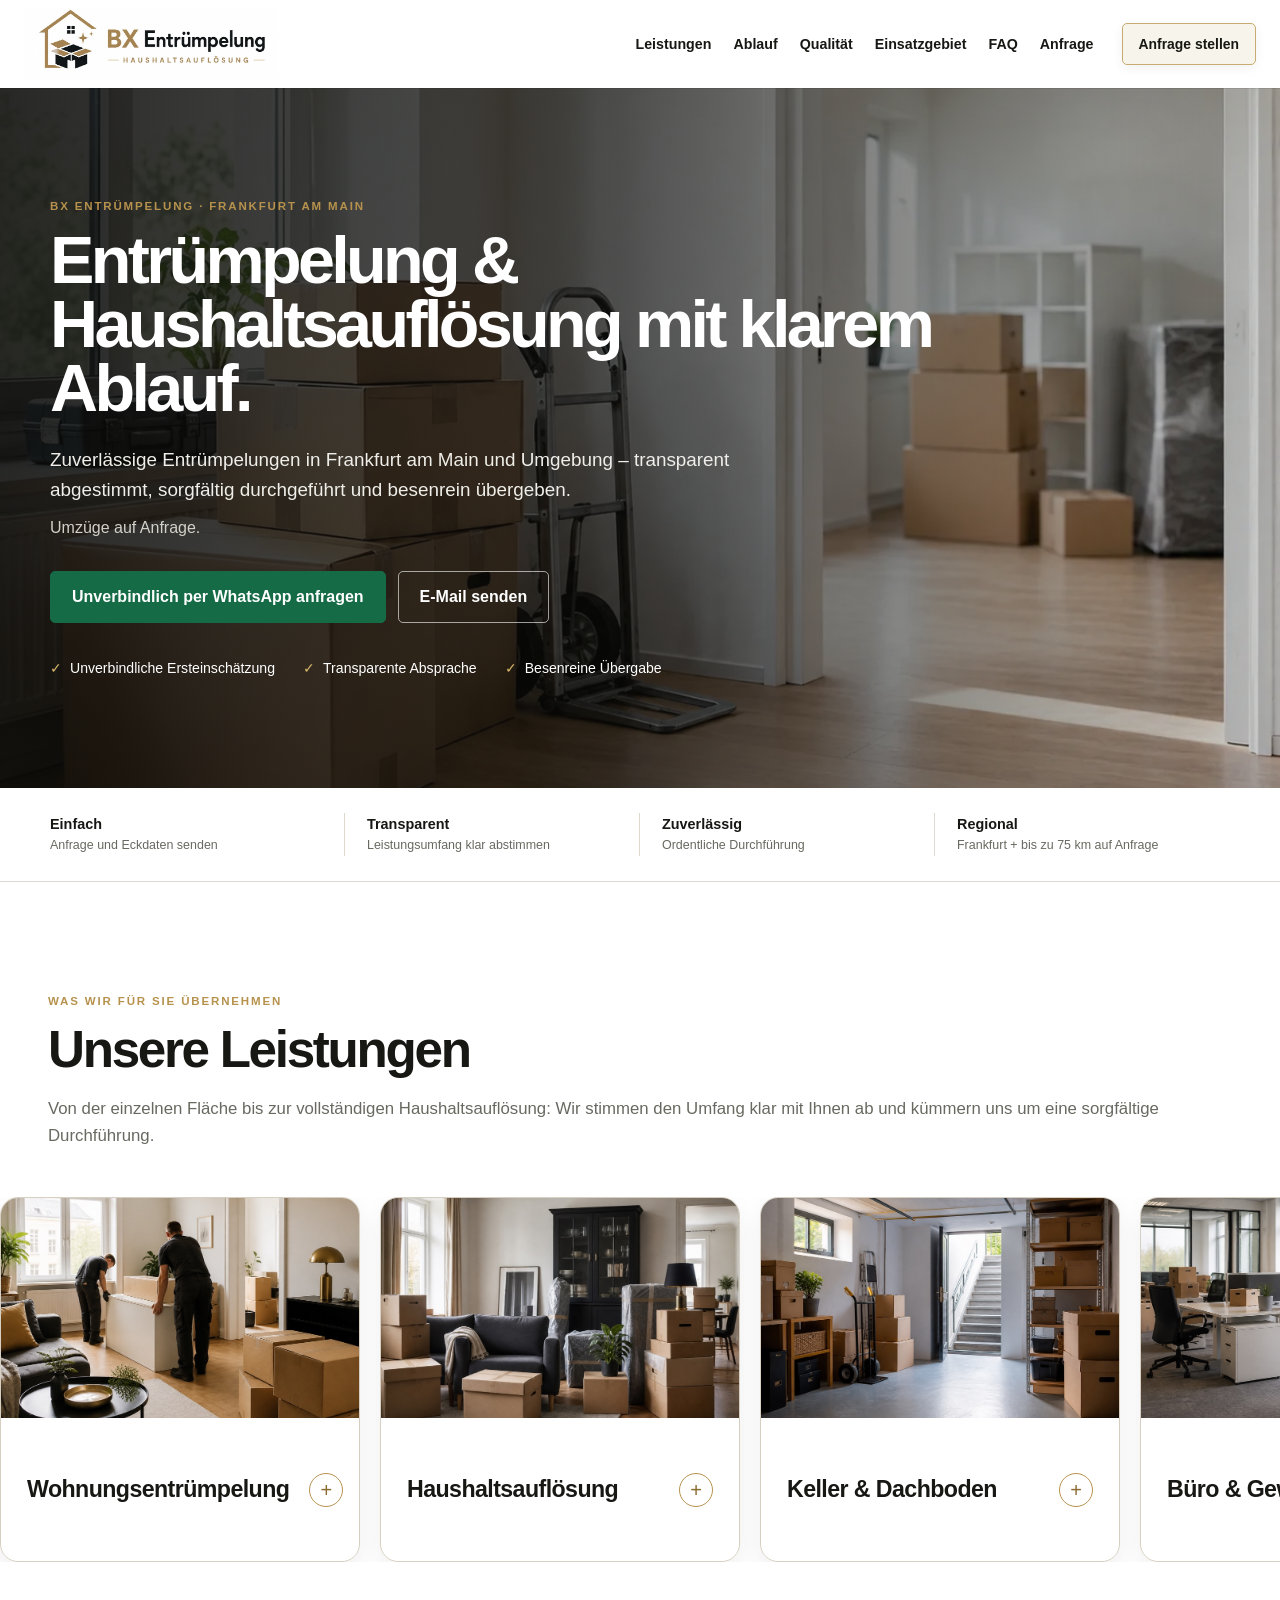
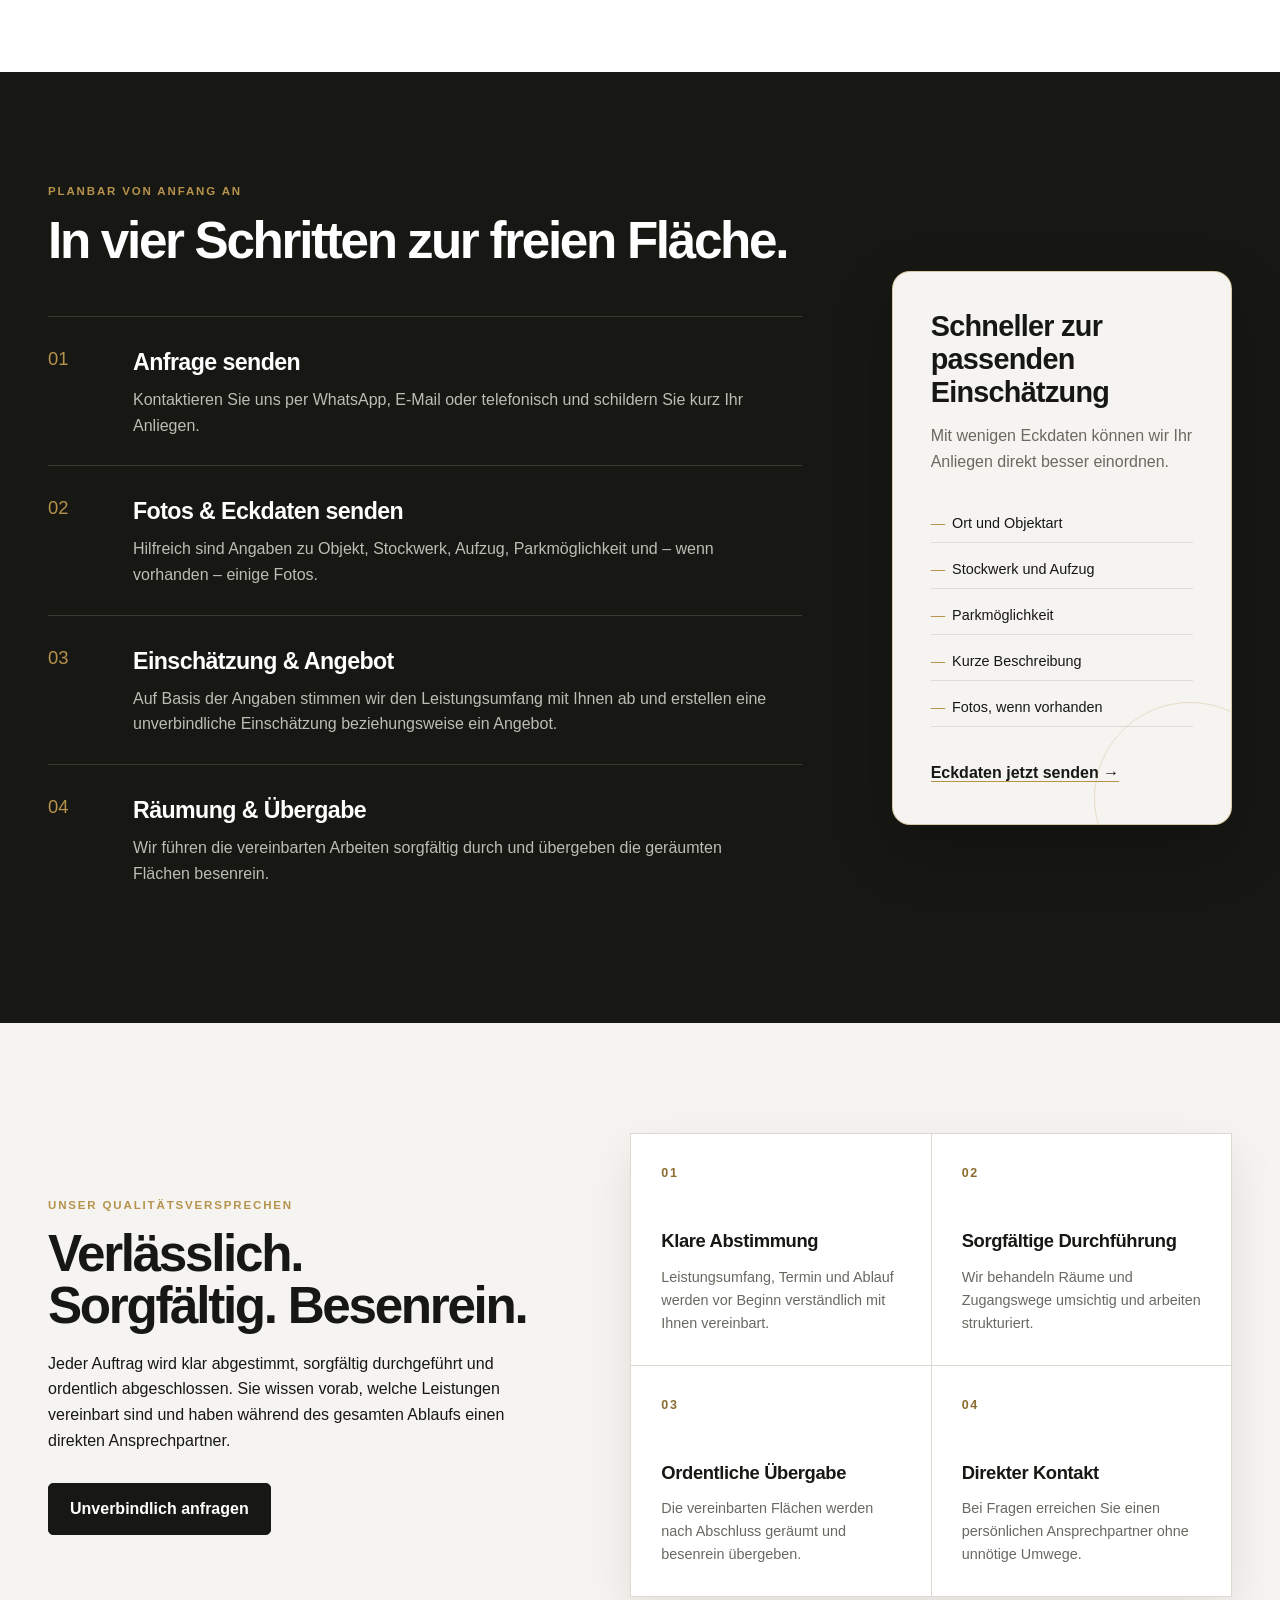
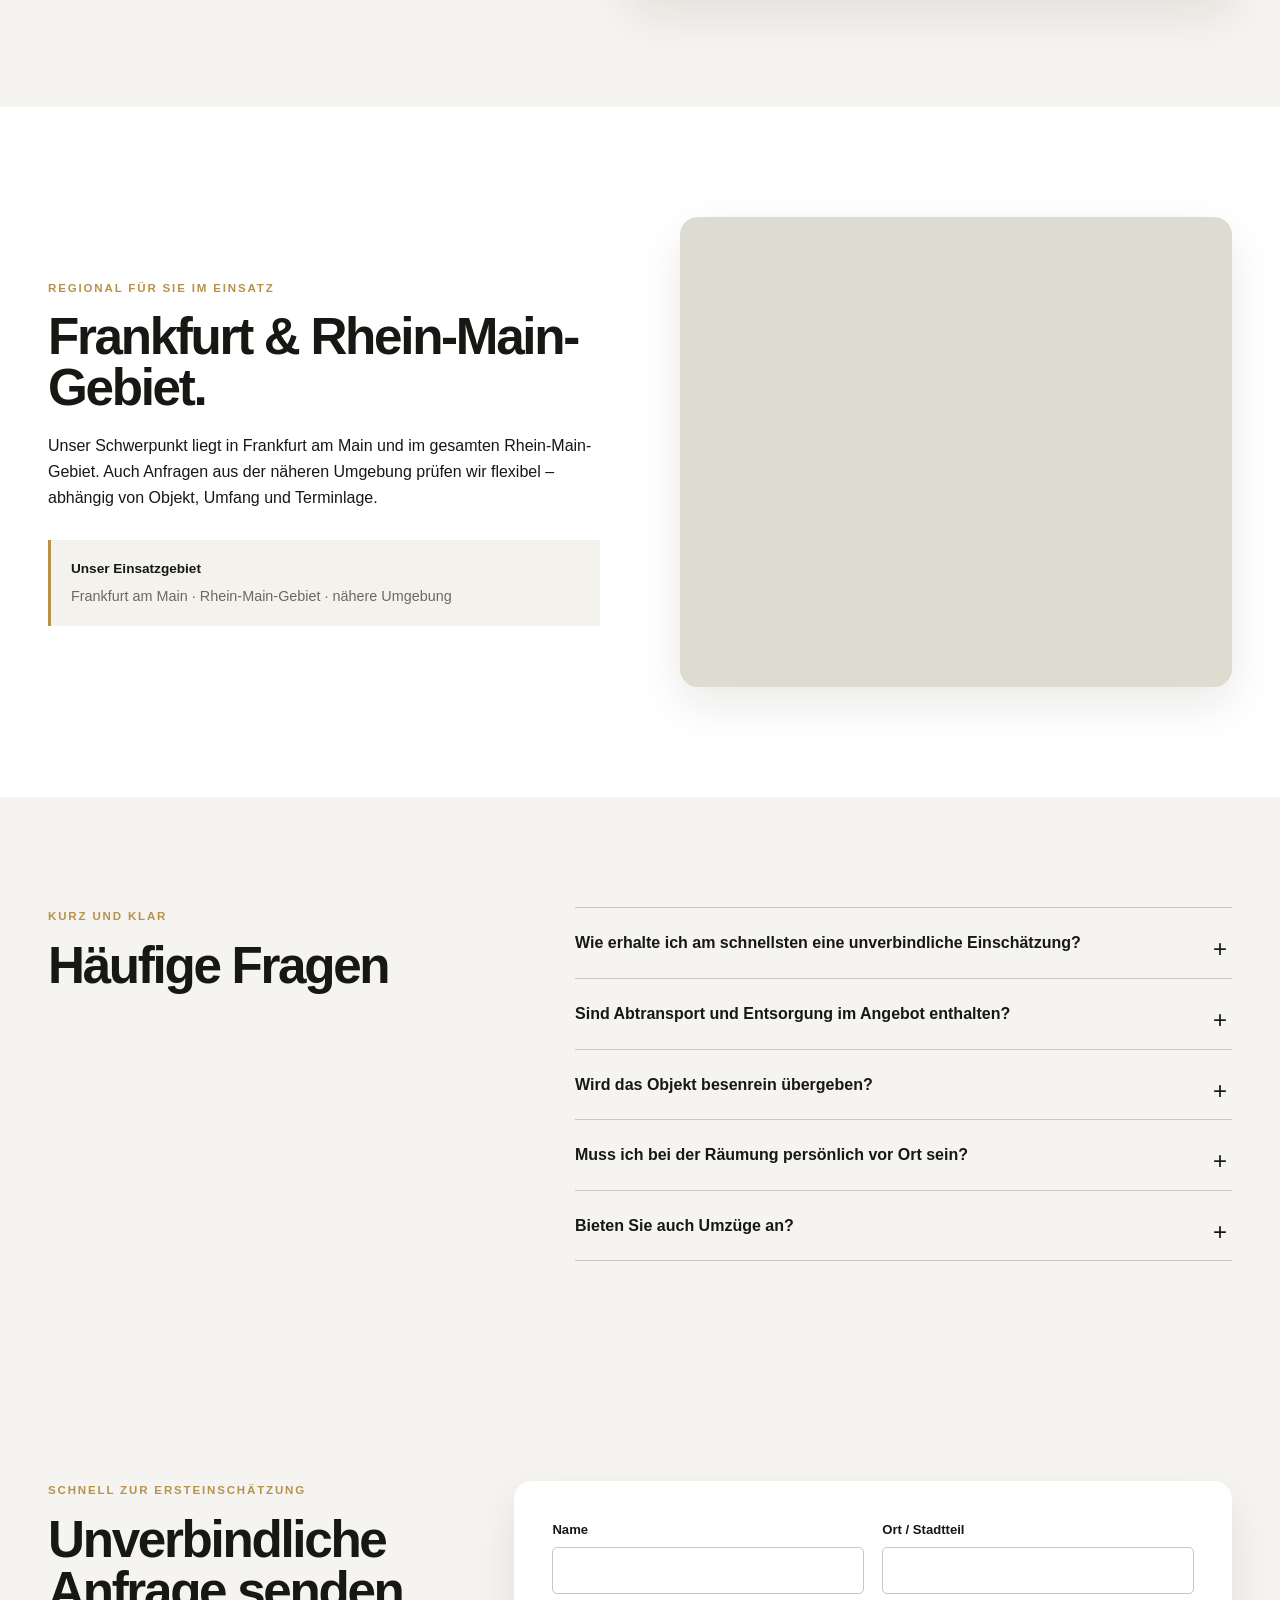
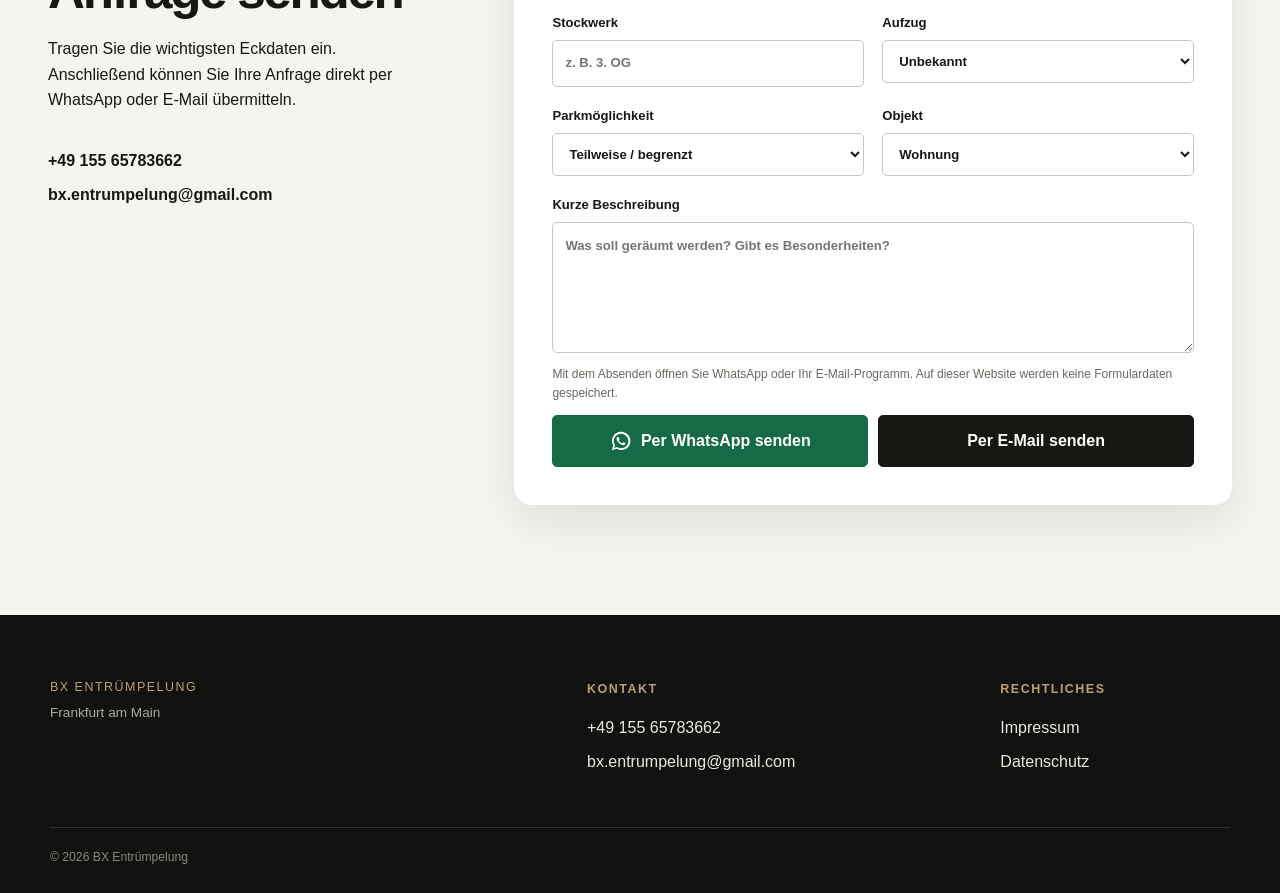
<file: index.html>
<!doctype html>
<html lang="de">
<head>
  <meta charset="utf-8">
  <meta name="viewport" content="width=device-width, initial-scale=1">
  <title>Entrümpelung Frankfurt | BX Entrümpelung &amp; Haushaltsauflösung</title>
  <meta name="description" content="BX Entrümpelung: Entrümpelung, Haushaltsauflösung und Wohnungsentrümpelung in Frankfurt. Transparent abgestimmt und besenrein übergeben.">
  <meta name="robots" content="index,follow,max-image-preview:large,max-snippet:-1,max-video-preview:-1">
  <meta name="theme-color" content="#11110f">
  <meta property="og:title" content="Entrümpelung Frankfurt | BX Entrümpelung">
  <meta property="og:description" content="Zuverlässige Entrümpelungen und Haushaltsauflösungen in Frankfurt am Main und Umgebung.">
  <meta property="og:type" content="website">
  <meta property="og:locale" content="de_DE">
  <meta property="og:site_name" content="BX Entrümpelung">
  <meta property="og:image" content="https://bx-entruempelung.de/assets/images/hero.webp">
  <meta property="og:image:alt" content="BX Entrümpelung in Frankfurt am Main">
  <meta property="og:url" content="https://bx-entruempelung.de/">
  <meta name="twitter:card" content="summary_large_image">
  <meta name="twitter:title" content="Entrümpelung Frankfurt | BX Entrümpelung">
  <meta name="twitter:description" content="Entrümpelung und Haushaltsauflösung in Frankfurt am Main und im Rhein-Main-Gebiet.">
  <meta name="twitter:image" content="https://bx-entruempelung.de/assets/images/hero.webp">
  <link rel="canonical" href="https://bx-entruempelung.de/">
  <link rel="icon" type="image/webp" href="assets/images/logo-bx-entruempelung.webp">
  <link rel="stylesheet" href="styles.css">
  <script type="application/ld+json">{"@context":"https://schema.org","@type":"LocalBusiness","@id":"https://bx-entruempelung.de/#unternehmen","name":"BX Entrümpelung","description":"Entrümpelung, Haushaltsauflösung und besenreine Übergabe in Frankfurt am Main und im Rhein-Main-Gebiet.","url":"https://bx-entruempelung.de/","image":"https://bx-entruempelung.de/assets/images/hero.webp","logo":"https://bx-entruempelung.de/assets/images/logo-bx-entruempelung.webp","telephone":"+49 155 65783662","email":"bx.entrumpelung@gmail.com","priceRange":"€€","address":{"@type":"PostalAddress","streetAddress":"Am Neuenberg 2","postalCode":"60435","addressLocality":"Frankfurt am Main","addressCountry":"DE"},"areaServed":[{"@type":"City","name":"Frankfurt am Main"},{"@type":"AdministrativeArea","name":"Rhein-Main-Gebiet"}],"hasOfferCatalog":{"@type":"OfferCatalog","name":"Entrümpelungsleistungen","itemListElement":[{"@type":"Offer","itemOffered":{"@type":"Service","name":"Wohnungsentrümpelung"}},{"@type":"Offer","itemOffered":{"@type":"Service","name":"Haushaltsauflösung"}},{"@type":"Offer","itemOffered":{"@type":"Service","name":"Keller- und Dachbodenentrümpelung"}},{"@type":"Offer","itemOffered":{"@type":"Service","name":"Büro- und Gewerberäumung"}}]}}</script>
  <script src="app.js" defer></script>
</head>
<body id="top">
  <a class="skip-link" href="#main">Zum Inhalt springen</a>
  <header class="site-header">
    <div class="nav-shell shell">
      <a class="brand" href="#top" aria-label="BX Entrümpelung – Startseite"><img src="assets/images/logo-bx-entruempelung.webp" alt="BX Entrümpelung" width="190" height="64"><span class="brand-fallback" aria-hidden="true"><b>BX</b> ENTRÜMPELUNG</span></a>
      <button class="menu-toggle" type="button" aria-expanded="false" aria-controls="site-nav"><span></span><span></span><span></span><span class="sr-only">Menü öffnen</span></button>
      <nav id="site-nav" aria-label="Hauptnavigation"><a href="#leistungen">Leistungen</a><a href="#ablauf">Ablauf</a><a href="#referenzen">Qualität</a><a href="#gebiet">Einsatzgebiet</a><a href="#faq">FAQ</a><a href="#anfrage">Anfrage</a></nav>
      <a class="button button-small desktop-cta" href="#anfrage" data-analytics-event="cta_header">Anfrage stellen</a>
    </div>
  </header>

  <main id="main">
    <section class="hero" aria-labelledby="hero-title">
      <div class="hero-media" aria-hidden="true"></div><div class="hero-shade" aria-hidden="true"></div>
      <div class="shell hero-inner reveal">
        <p class="eyebrow">BX Entrümpelung · Frankfurt am Main</p>
        <h1 id="hero-title">Entrümpelung &amp; Haushaltsauflösung mit klarem Ablauf.</h1>
        <p class="hero-copy">Zuverlässige Entrümpelungen in Frankfurt am Main und Umgebung – transparent abgestimmt, sorgfältig durchgeführt und besenrein übergeben.</p>
        <p class="quiet-note">Umzüge auf Anfrage.</p>
        <div class="hero-actions"><a class="button button-whatsapp" href="https://wa.me/4915565783662?text=Hallo%20liebes%20Team%20von%20BX%20Entr%C3%BCmpelung%2C%20ich%20m%C3%B6chte%20gern%20unverbindlich%20anfragen." target="_blank" rel="noopener" data-analytics-event="whatsapp_hero">Unverbindlich per WhatsApp anfragen</a><a class="button button-ghost" href="mailto:bx.entrumpelung@gmail.com" data-analytics-event="email_hero">E-Mail senden</a></div>
        <ul class="hero-trust"><li>Unverbindliche Ersteinschätzung</li><li>Transparente Absprache</li><li>Besenreine Übergabe</li></ul>
      </div>
    </section>

    <section class="trust-bar" aria-label="Ihre Vorteile"><div class="shell trust-grid"><div><b>Einfach</b><span>Anfrage und Eckdaten senden</span></div><div><b>Transparent</b><span>Leistungsumfang klar abstimmen</span></div><div><b>Zuverlässig</b><span>Ordentliche Durchführung</span></div><div><b>Regional</b><span>Frankfurt + bis zu 75 km auf Anfrage</span></div></div></section>

    <section class="section" id="leistungen"><div class="shell section-head reveal"><p class="eyebrow">Was wir für Sie übernehmen</p><h2>Unsere Leistungen</h2><p>Von der einzelnen Fläche bis zur vollständigen Haushaltsauflösung: Wir stimmen den Umfang klar mit Ihnen ab und kümmern uns um eine sorgfältige Durchführung.</p></div>
      <div class="marquee services-marquee" aria-label="Leistungen"><div class="marquee-track">
        <details class="service-card"><summary><img src="assets/images/service-wohnung.jpg" alt="Professionelle Wohnungsentrümpelung" width="900" height="675"><span class="service-title"><h3>Wohnungsentrümpelung</h3><i aria-hidden="true">+</i></span></summary><p>Wir räumen Wohnungen vollständig oder teilweise, übernehmen den Abtransport und hinterlassen die vereinbarten Flächen ordentlich.</p></details>
        <details class="service-card"><summary><img src="assets/images/service-haushalt.jpg" alt="Geordnete Haushaltsauflösung" width="900" height="675"><span class="service-title"><h3>Haushaltsauflösung</h3><i aria-hidden="true">+</i></span></summary><p>Wir begleiten Haushaltsauflösungen strukturiert – von der Abstimmung des Umfangs bis zur besenreinen Übergabe.</p></details>
        <details class="service-card"><summary><img src="assets/images/service-keller.jpg" alt="Entrümpelung von Keller und Dachboden" width="900" height="675"><span class="service-title"><h3>Keller &amp; Dachboden</h3><i aria-hidden="true">+</i></span></summary><p>Auch schwer zugängliche Keller, Abstellräume und Dachböden werden sorgfältig geräumt und zuverlässig abgewickelt.</p></details>
        <details class="service-card"><summary><img src="assets/images/service-gewerbe.jpg" alt="Räumung von Büro- und Gewerbeflächen" width="900" height="675"><span class="service-title"><h3>Büro &amp; Gewerbe</h3><i aria-hidden="true">+</i></span></summary><p>Wir räumen Büros, Lager und gewerblich genutzte Flächen planbar und mit möglichst geringer Beeinträchtigung des Betriebs.</p></details>
        <details class="service-card"><summary><img src="assets/images/service-abtransport.jpg" alt="Sorgfältiger Abbau und Abtransport" width="900" height="675"><span class="service-title"><h3>Abbau &amp; Abtransport</h3><i aria-hidden="true">+</i></span></summary><p>Leichte Abbauarbeiten sowie der sichere Abtransport der vereinbarten Gegenstände werden direkt mit eingeplant.</p></details>
        <details class="service-card"><summary><img src="assets/images/service-besenrein.jpg" alt="Besenrein übergebener Wohnraum" width="900" height="675"><span class="service-title"><h3>Besenreine Übergabe</h3><i aria-hidden="true">+</i></span></summary><p>Nach Abschluss der Räumung hinterlassen wir die Flächen ordentlich und besenrein für die weitere Nutzung oder Übergabe.</p></details>
        <details class="service-card"><summary><img src="assets/images/service-umzug.jpg" alt="Organisierter kleiner Umzug" width="900" height="675"><span class="service-title"><h3>Umzüge auf Anfrage</h3><i aria-hidden="true">+</i></span></summary><p>Kleinere Umzüge und praktische Umzugsunterstützung bieten wir ergänzend und nach individueller Absprache an.</p></details>
      </div></div>
    </section>

    <section class="section section-dark" id="ablauf"><div class="shell process-layout"><div><div class="section-head reveal"><p class="eyebrow">Planbar von Anfang an</p><h2>In vier Schritten zur freien Fläche.</h2></div><ol class="steps">
      <li class="reveal"><span>01</span><div><h3>Anfrage senden</h3><p>Kontaktieren Sie uns per WhatsApp, E-Mail oder telefonisch und schildern Sie kurz Ihr Anliegen.</p></div></li>
      <li class="reveal"><span>02</span><div><h3>Fotos &amp; Eckdaten senden</h3><p>Hilfreich sind Angaben zu Objekt, Stockwerk, Aufzug, Parkmöglichkeit und – wenn vorhanden – einige Fotos.</p></div></li>
      <li class="reveal"><span>03</span><div><h3>Einschätzung &amp; Angebot</h3><p>Auf Basis der Angaben stimmen wir den Leistungsumfang mit Ihnen ab und erstellen eine unverbindliche Einschätzung beziehungsweise ein Angebot.</p></div></li>
      <li class="reveal"><span>04</span><div><h3>Räumung &amp; Übergabe</h3><p>Wir führen die vereinbarten Arbeiten sorgfältig durch und übergeben die geräumten Flächen besenrein.</p></div></li>
    </ol></div><aside class="info-card reveal"><h3>Schneller zur passenden Einschätzung</h3><p>Mit wenigen Eckdaten können wir Ihr Anliegen direkt besser einordnen.</p><ul><li>Ort und Objektart</li><li>Stockwerk und Aufzug</li><li>Parkmöglichkeit</li><li>Kurze Beschreibung</li><li>Fotos, wenn vorhanden</li></ul><a class="text-link" href="#anfrage">Eckdaten jetzt senden →</a></aside></div></section>

    <section class="section quality-section" id="referenzen"><div class="shell quality-layout">
      <div class="section-head reveal"><p class="eyebrow">Unser Qualitätsversprechen</p><h2>Verlässlich. Sorgfältig. Besenrein.</h2><p>Jeder Auftrag wird klar abgestimmt, sorgfältig durchgeführt und ordentlich abgeschlossen. Sie wissen vorab, welche Leistungen vereinbart sind und haben während des gesamten Ablaufs einen direkten Ansprechpartner.</p><a class="button button-dark" href="#anfrage">Unverbindlich anfragen</a></div>
      <div class="quality-grid reveal" aria-label="Unsere Qualitätsstandards">
        <article><span>01</span><h3>Klare Abstimmung</h3><p>Leistungsumfang, Termin und Ablauf werden vor Beginn verständlich mit Ihnen vereinbart.</p></article>
        <article><span>02</span><h3>Sorgfältige Durchführung</h3><p>Wir behandeln Räume und Zugangswege umsichtig und arbeiten strukturiert.</p></article>
        <article><span>03</span><h3>Ordentliche Übergabe</h3><p>Die vereinbarten Flächen werden nach Abschluss geräumt und besenrein übergeben.</p></article>
        <article><span>04</span><h3>Direkter Kontakt</h3><p>Bei Fragen erreichen Sie einen persönlichen Ansprechpartner ohne unnötige Umwege.</p></article>
      </div>
    </div></section>

    <!-- VORHER-/NACHHER-GALERIE VORÜBERGEHEND AUSGEBLENDET
    <section class="section gallery-section"><div class="shell section-head"><p class="eyebrow">Ergebnisse im Überblick</p><h2>Vorher &amp; Nachher</h2></div>
      <div class="gallery-row"><div class="shell"><h3>Vorher</h3></div><div class="marquee gallery-marquee"><div class="marquee-track gallery-track" data-gallery="before"><figure><img src="assets/images/before-1.webp" alt="Raum vor der Entrümpelung"></figure><figure><img src="assets/images/before-2.webp" alt="Fläche vor der Räumung"></figure><figure><img src="assets/images/before-3.webp" alt="Objekt vor der Haushaltsauflösung"></figure></div></div></div>
      <div class="gallery-row"><div class="shell"><h3>Nachher</h3></div><div class="marquee gallery-marquee reverse"><div class="marquee-track gallery-track" data-gallery="after"><figure><img src="assets/images/after-1.webp" alt="Besenreiner Raum nach der Entrümpelung"></figure><figure><img src="assets/images/after-2.webp" alt="Geräumte Fläche nach Abschluss"></figure><figure><img src="assets/images/after-3.webp" alt="Ordentlich übergebenes Objekt"></figure></div></div></div>
    </section>
    ENDE DER VORÜBERGEHEND AUSGEBLENDETEN GALERIE -->

    <section class="section" id="gebiet"><div class="shell area-layout"><div class="section-head reveal"><p class="eyebrow">Regional für Sie im Einsatz</p><h2>Frankfurt &amp; Rhein-Main-Gebiet.</h2><p>Unser Schwerpunkt liegt in Frankfurt am Main und im gesamten Rhein-Main-Gebiet. Auch Anfragen aus der näheren Umgebung prüfen wir flexibel – abhängig von Objekt, Umfang und Terminlage.</p><div class="region-note"><strong>Unser Einsatzgebiet</strong><span>Frankfurt am Main · Rhein-Main-Gebiet · nähere Umgebung</span></div></div><div class="map-frame reveal"><iframe title="Google Maps – Frankfurt am Main und Rhein-Main-Gebiet" src="https://www.google.com/maps?q=Frankfurt%20am%20Main&amp;z=9&amp;output=embed" loading="eager" referrerpolicy="no-referrer-when-downgrade" allowfullscreen></iframe></div></div></section>

    <section class="section section-soft" id="faq"><div class="shell faq-layout"><div class="section-head reveal"><p class="eyebrow">Kurz und klar</p><h2>Häufige Fragen</h2></div><div class="faq-list reveal">
      <details><summary>Wie erhalte ich am schnellsten eine unverbindliche Einschätzung?</summary><p>Am schnellsten über WhatsApp oder E-Mail mit einigen Fotos und den wichtigsten Eckdaten wie Ort, Objektart, Stockwerk, Aufzug und Parkmöglichkeit.</p></details>
      <details><summary>Sind Abtransport und Entsorgung im Angebot enthalten?</summary><p>Der genaue Leistungsumfang wird vorab gemeinsam abgestimmt. Abtransport und Entsorgung werden dabei transparent im Angebot berücksichtigt, sodass Sie vor Beginn wissen, welche Leistungen enthalten sind.</p></details>
      <details><summary>Wird das Objekt besenrein übergeben?</summary><p>Ja. Nach Abschluss der vereinbarten Arbeiten übergeben wir die geräumten Flächen ordentlich und besenrein.</p></details>
      <details><summary>Muss ich bei der Räumung persönlich vor Ort sein?</summary><p>Nicht zwingend. Je nach Situation ist auch eine vorab abgestimmte Schlüsselübergabe möglich. Den Ablauf klären wir gemeinsam vor dem Termin.</p></details>
      <details><summary>Bieten Sie auch Umzüge an?</summary><p>Ja. Kleinere Umzüge und Umzugsunterstützung bieten wir auf Anfrage als zusätzliche Leistung an.</p></details>
    </div></div></section>

    <section class="section request-section" id="anfrage"><div class="shell request-layout"><div class="section-head reveal"><p class="eyebrow">Schnell zur Ersteinschätzung</p><h2>Unverbindliche Anfrage senden</h2><p>Tragen Sie die wichtigsten Eckdaten ein. Anschließend können Sie Ihre Anfrage direkt per WhatsApp oder E-Mail übermitteln.</p><div class="direct-contact"><a href="tel:+4915565783662">+49 155 65783662</a><a href="mailto:bx.entrumpelung@gmail.com">bx.entrumpelung@gmail.com</a></div></div>
      <form id="request-form" class="request-form reveal"><div class="form-grid"><label>Name<input name="name" autocomplete="name" required></label><label>Ort / Stadtteil<input name="location" autocomplete="address-level2" required></label><label>Stockwerk<input name="floor" placeholder="z. B. 3. OG"></label><label>Aufzug<select name="elevator"><option>Ja</option><option>Nein</option><option selected>Unbekannt</option></select></label><label>Parkmöglichkeit<select name="parking"><option>Ja</option><option>Nein</option><option selected>Teilweise / begrenzt</option></select></label><label>Objekt<select name="object"><option>Wohnung</option><option>Haus / Haushaltsauflösung</option><option>Keller / Dachboden</option><option>Büro / Gewerbe</option><option>Garage</option><option>Umzug auf Anfrage</option><option>Sonstiges</option></select></label><label class="full">Kurze Beschreibung<textarea name="description" rows="5" required placeholder="Was soll geräumt werden? Gibt es Besonderheiten?"></textarea></label></div><p class="form-note">Mit dem Absenden öffnen Sie WhatsApp oder Ihr E-Mail-Programm. Auf dieser Website werden keine Formulardaten gespeichert.</p><div class="form-actions"><button class="button button-whatsapp" type="submit" data-submit="whatsapp" data-analytics-event="whatsapp_form"><svg class="button-icon" viewBox="0 0 24 24" aria-hidden="true"><path fill="currentColor" d="M12.04 2a9.84 9.84 0 0 0-8.44 14.9L2.05 22l5.23-1.5A9.94 9.94 0 1 0 12.04 2Zm0 17.97a8 8 0 0 1-4.08-1.12l-.29-.17-3.1.89.91-3.02-.19-.31a7.95 7.95 0 1 1 6.75 3.73Zm4.37-5.96c-.24-.12-1.41-.69-1.63-.77-.22-.08-.38-.12-.54.12-.16.24-.62.77-.76.93-.14.16-.28.18-.52.06-1.42-.71-2.35-1.27-3.29-2.88-.25-.43.25-.4.71-1.33.08-.16.04-.3-.02-.42-.06-.12-.54-1.3-.74-1.78-.2-.47-.4-.4-.54-.41h-.46c-.16 0-.42.06-.64.3-.22.24-.84.82-.84 2s.86 2.32.98 2.48c.12.16 1.69 2.58 4.1 3.62 1.52.66 2.12.71 2.88.6.46-.07 1.41-.58 1.61-1.13.2-.56.2-1.04.14-1.14-.06-.1-.22-.16-.46-.28Z"/></svg>Per WhatsApp senden</button><button class="button button-dark" type="submit" data-submit="email" data-analytics-event="email_form">Per E-Mail senden</button></div></form>
    </div></section>
  </main>

  <footer><div class="shell footer-grid footer-grid-simple"><div class="footer-identity"><b>BX Entrümpelung</b><span>Frankfurt am Main</span></div><div><b>Kontakt</b><a href="tel:+4915565783662">+49 155 65783662</a><a href="mailto:bx.entrumpelung@gmail.com">bx.entrumpelung@gmail.com</a></div><div><b>Rechtliches</b><a href="/impressum.html">Impressum</a><a href="/datenschutz.html">Datenschutz</a></div></div><div class="shell copyright">© <span id="year"></span> BX Entrümpelung</div></footer>
  <div class="mobile-actions" aria-label="Schnellkontakt"><a href="tel:+4915565783662">Anrufen</a><a href="https://wa.me/4915565783662" target="_blank" rel="noopener"><svg class="button-icon" viewBox="0 0 24 24" aria-hidden="true"><path fill="currentColor" d="M12.04 2a9.84 9.84 0 0 0-8.44 14.9L2.05 22l5.23-1.5A9.94 9.94 0 1 0 12.04 2Zm0 17.97a8 8 0 0 1-4.08-1.12l-.29-.17-3.1.89.91-3.02-.19-.31a7.95 7.95 0 1 1 6.75 3.73Z"/></svg>WhatsApp</a></div>
</body>
</html>
</file>
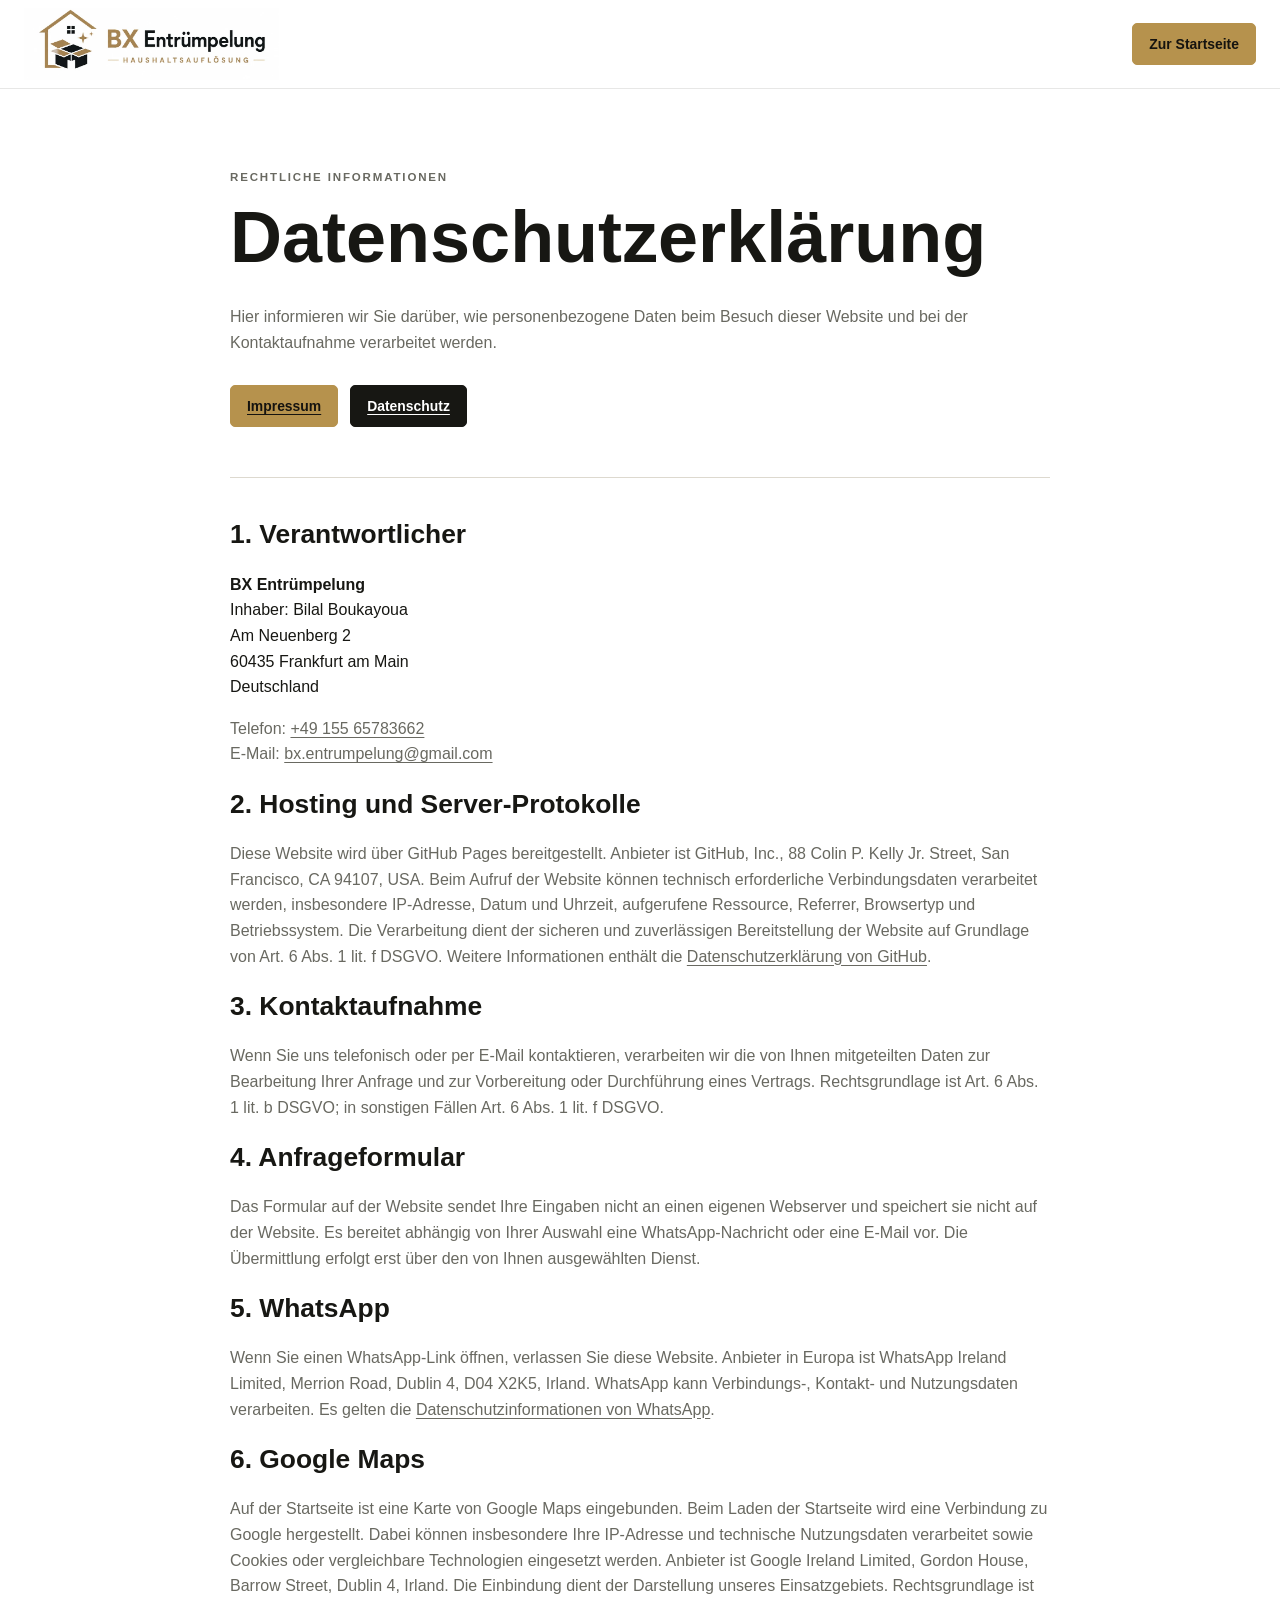
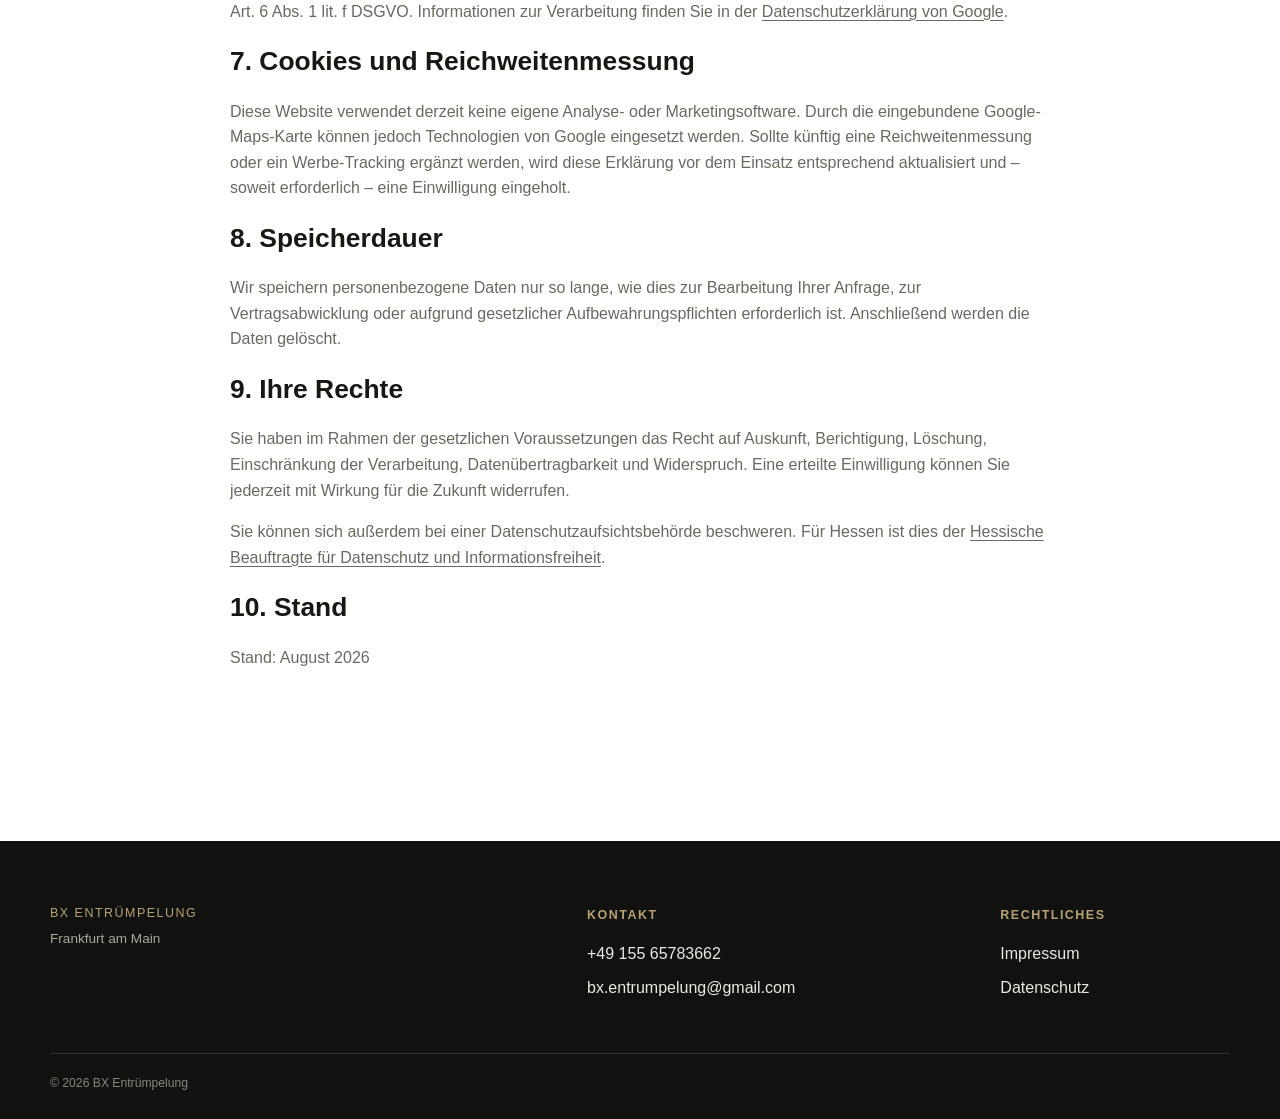
<file: datenschutz.html>
<!doctype html>
<html lang="de">
<head>
  <meta charset="utf-8">
  <meta name="viewport" content="width=device-width, initial-scale=1">
  <title>Datenschutz | BX Entrümpelung</title>
  <meta name="description" content="Datenschutzerklärung von BX Entrümpelung in Frankfurt am Main.">
  <meta name="robots" content="noindex,follow">
  <link rel="canonical" href="https://bx-entruempelung.de/datenschutz.html">
  <link rel="icon" type="image/webp" href="/assets/images/logo-bx-entruempelung.webp">
  <link rel="stylesheet" href="/styles.css">
  <script src="/app.js" defer></script>
  <style>
    .legal-main{padding:80px 0 120px}.legal-copy{max-width:820px}.legal-copy section{padding:35px 0;border-top:1px solid var(--line)}
    .legal-copy h1{font-size:clamp(2.6rem,6vw,4.5rem);line-height:1.05;margin:0 0 28px}.legal-copy h2{font-size:1.65rem;margin:0 0 16px}
    .legal-copy h3{font-size:1.05rem;margin:28px 0 8px}.legal-copy p,.legal-copy li{color:var(--muted)}.legal-copy a{text-decoration:underline;text-underline-offset:3px}.legal-copy address{font-style:normal}
    .legal-actions{display:flex;gap:12px;flex-wrap:wrap;margin:30px 0 50px}
  </style>
</head>
<body id="top">
  <a class="skip-link" href="#main">Zum Inhalt springen</a>
  <header class="site-header"><div class="nav-shell shell"><a class="brand" href="/" aria-label="Zur Startseite"><img src="/assets/images/logo-bx-entruempelung.webp" alt="BX Entrümpelung" width="190" height="64"><span class="brand-fallback" aria-hidden="true"><b>BX</b> ENTRÜMPELUNG</span></a><a class="button button-small" style="margin-left:auto" href="/">Zur Startseite</a></div></header>
  <main id="main" class="legal-main">
    <div class="shell legal-copy">
      <p class="eyebrow">Rechtliche Informationen</p>
      <h1>Datenschutzerklärung</h1>
      <p>Hier informieren wir Sie darüber, wie personenbezogene Daten beim Besuch dieser Website und bei der Kontaktaufnahme verarbeitet werden.</p>
      <div class="legal-actions"><a class="button button-small" href="/impressum.html">Impressum</a><a class="button button-small button-dark" href="/datenschutz.html" aria-current="page">Datenschutz</a></div>
      <section>
        <h2>1. Verantwortlicher</h2>
        <address><strong>BX Entrümpelung</strong><br>Inhaber: Bilal Boukayoua<br>Am Neuenberg 2<br>60435 Frankfurt am Main<br>Deutschland</address>
        <p>Telefon: <a href="tel:+4915565783662">+49 155 65783662</a><br>E-Mail: <a href="mailto:bx.entrumpelung@gmail.com">bx.entrumpelung@gmail.com</a></p>

        <h2>2. Hosting und Server-Protokolle</h2>
        <p>Diese Website wird über GitHub Pages bereitgestellt. Anbieter ist GitHub, Inc., 88 Colin P. Kelly Jr. Street, San Francisco, CA 94107, USA. Beim Aufruf der Website können technisch erforderliche Verbindungsdaten verarbeitet werden, insbesondere IP-Adresse, Datum und Uhrzeit, aufgerufene Ressource, Referrer, Browsertyp und Betriebssystem. Die Verarbeitung dient der sicheren und zuverlässigen Bereitstellung der Website auf Grundlage von Art. 6 Abs. 1 lit. f DSGVO. Weitere Informationen enthält die <a href="https://docs.github.com/de/site-policy/privacy-policies/github-general-privacy-statement" target="_blank" rel="noopener noreferrer">Datenschutzerklärung von GitHub</a>.</p>

        <h2>3. Kontaktaufnahme</h2>
        <p>Wenn Sie uns telefonisch oder per E-Mail kontaktieren, verarbeiten wir die von Ihnen mitgeteilten Daten zur Bearbeitung Ihrer Anfrage und zur Vorbereitung oder Durchführung eines Vertrags. Rechtsgrundlage ist Art. 6 Abs. 1 lit. b DSGVO; in sonstigen Fällen Art. 6 Abs. 1 lit. f DSGVO.</p>

        <h2>4. Anfrageformular</h2>
        <p>Das Formular auf der Website sendet Ihre Eingaben nicht an einen eigenen Webserver und speichert sie nicht auf der Website. Es bereitet abhängig von Ihrer Auswahl eine WhatsApp-Nachricht oder eine E-Mail vor. Die Übermittlung erfolgt erst über den von Ihnen ausgewählten Dienst.</p>

        <h2>5. WhatsApp</h2>
        <p>Wenn Sie einen WhatsApp-Link öffnen, verlassen Sie diese Website. Anbieter in Europa ist WhatsApp Ireland Limited, Merrion Road, Dublin 4, D04 X2K5, Irland. WhatsApp kann Verbindungs-, Kontakt- und Nutzungsdaten verarbeiten. Es gelten die <a href="https://www.whatsapp.com/legal/privacy-policy-eea" target="_blank" rel="noopener noreferrer">Datenschutzinformationen von WhatsApp</a>.</p>

        <h2>6. Google Maps</h2>
        <p>Auf der Startseite ist eine Karte von Google Maps eingebunden. Beim Laden der Startseite wird eine Verbindung zu Google hergestellt. Dabei können insbesondere Ihre IP-Adresse und technische Nutzungsdaten verarbeitet sowie Cookies oder vergleichbare Technologien eingesetzt werden. Anbieter ist Google Ireland Limited, Gordon House, Barrow Street, Dublin 4, Irland. Die Einbindung dient der Darstellung unseres Einsatzgebiets. Rechtsgrundlage ist Art. 6 Abs. 1 lit. f DSGVO. Informationen zur Verarbeitung finden Sie in der <a href="https://policies.google.com/privacy?hl=de" target="_blank" rel="noopener noreferrer">Datenschutzerklärung von Google</a>.</p>

        <h2>7. Cookies und Reichweitenmessung</h2>
        <p>Diese Website verwendet derzeit keine eigene Analyse- oder Marketingsoftware. Durch die eingebundene Google-Maps-Karte können jedoch Technologien von Google eingesetzt werden. Sollte künftig eine Reichweitenmessung oder ein Werbe-Tracking ergänzt werden, wird diese Erklärung vor dem Einsatz entsprechend aktualisiert und – soweit erforderlich – eine Einwilligung eingeholt.</p>

        <h2>8. Speicherdauer</h2>
        <p>Wir speichern personenbezogene Daten nur so lange, wie dies zur Bearbeitung Ihrer Anfrage, zur Vertragsabwicklung oder aufgrund gesetzlicher Aufbewahrungspflichten erforderlich ist. Anschließend werden die Daten gelöscht.</p>

        <h2>9. Ihre Rechte</h2>
        <p>Sie haben im Rahmen der gesetzlichen Voraussetzungen das Recht auf Auskunft, Berichtigung, Löschung, Einschränkung der Verarbeitung, Datenübertragbarkeit und Widerspruch. Eine erteilte Einwilligung können Sie jederzeit mit Wirkung für die Zukunft widerrufen.</p>
        <p>Sie können sich außerdem bei einer Datenschutzaufsichtsbehörde beschweren. Für Hessen ist dies der <a href="https://datenschutz.hessen.de/" target="_blank" rel="noopener noreferrer">Hessische Beauftragte für Datenschutz und Informationsfreiheit</a>.</p>

        <h2>10. Stand</h2>
        <p>Stand: August 2026</p>
      </section>
    </div>
  </main>
  <footer><div class="shell footer-grid footer-grid-simple"><div class="footer-identity"><b>BX Entrümpelung</b><span>Frankfurt am Main</span></div><div><b>Kontakt</b><a href="tel:+4915565783662">+49 155 65783662</a><a href="mailto:bx.entrumpelung@gmail.com">bx.entrumpelung@gmail.com</a></div><div><b>Rechtliches</b><a href="/impressum.html">Impressum</a><a href="/datenschutz.html" aria-current="page">Datenschutz</a></div></div><div class="shell copyright">© <span id="year"></span> BX Entrümpelung</div></footer>
</body>
</html>
</file>
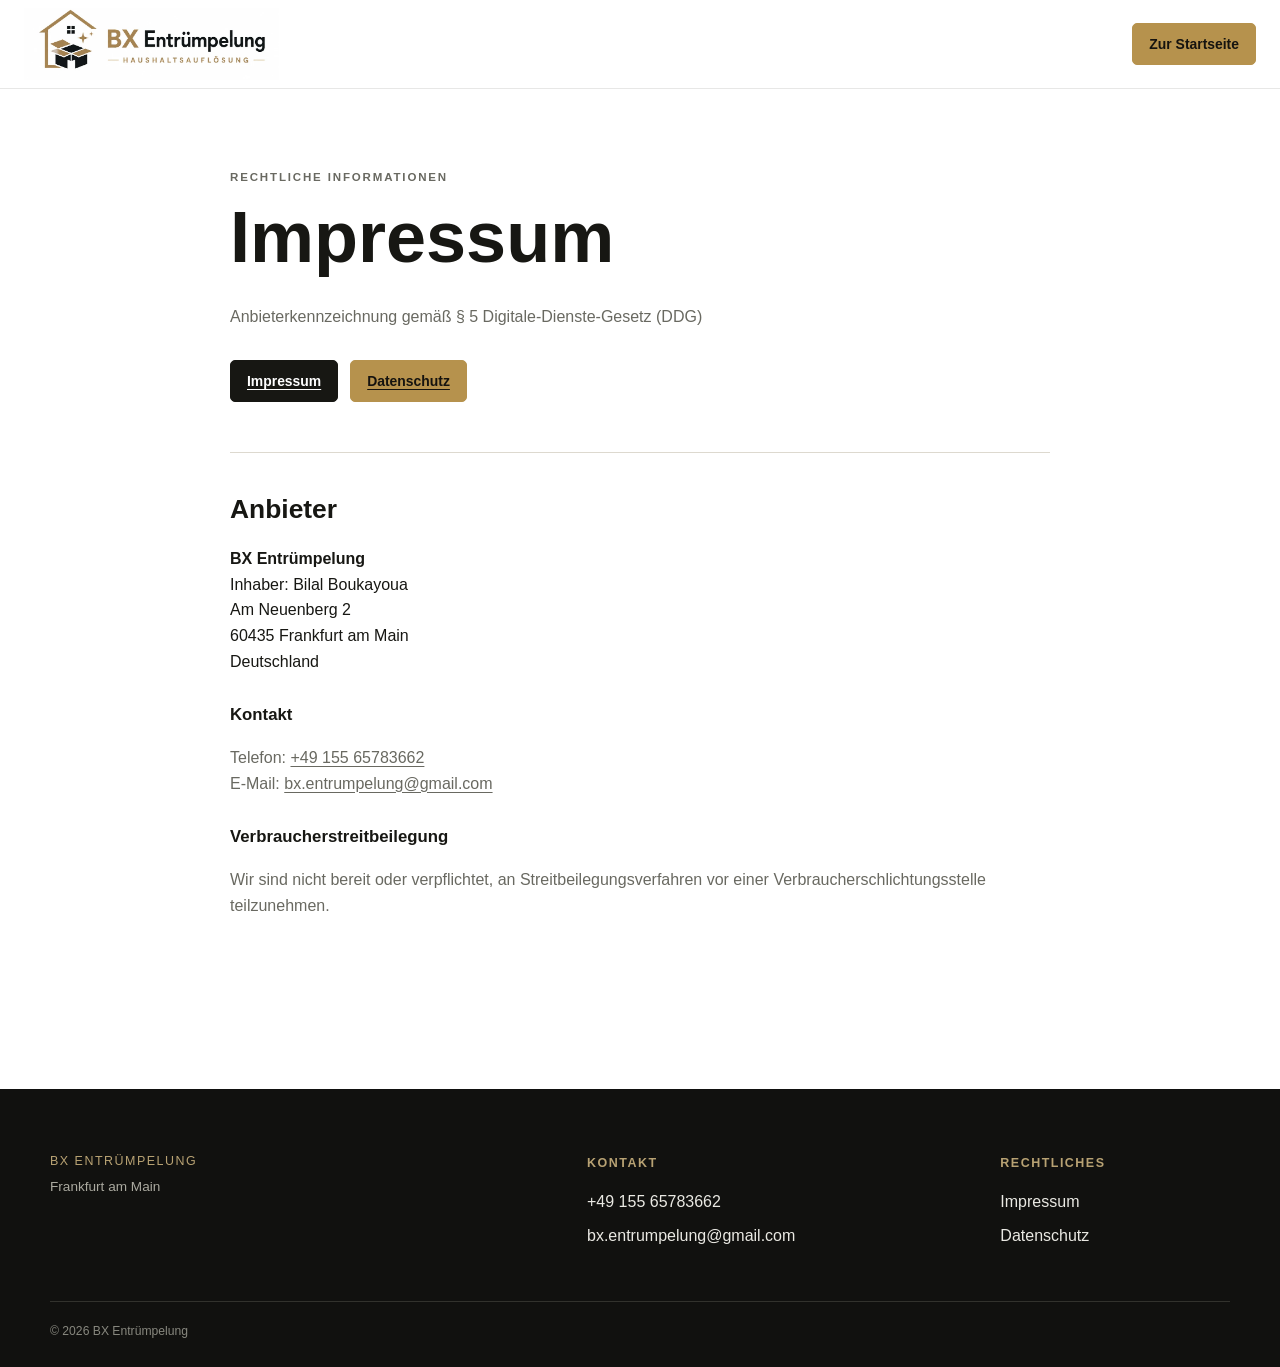
<file: impressum.html>
<!doctype html>
<html lang="de">
<head>
  <meta charset="utf-8">
  <meta name="viewport" content="width=device-width, initial-scale=1">
  <title>Impressum | BX Entrümpelung</title>
  <meta name="description" content="Impressum und Anbieterkennzeichnung von BX Entrümpelung in Frankfurt am Main.">
  <meta name="robots" content="noindex,follow">
  <link rel="canonical" href="https://bx-entruempelung.de/impressum.html">
  <link rel="icon" type="image/webp" href="/assets/images/logo-bx-entruempelung.webp">
  <link rel="stylesheet" href="/styles.css">
  <script src="/app.js" defer></script>
  <style>
    .legal-main{padding:80px 0 120px}.legal-copy{max-width:820px}.legal-copy section{padding:35px 0;border-top:1px solid var(--line)}
    .legal-copy h1{font-size:clamp(2.6rem,6vw,4.5rem);line-height:1.05;margin:0 0 28px}.legal-copy h2{font-size:1.65rem;margin:0 0 16px}
    .legal-copy h3{font-size:1.05rem;margin:28px 0 8px}.legal-copy p{color:var(--muted)}.legal-copy a{text-decoration:underline;text-underline-offset:3px}.legal-copy address{font-style:normal}
    .legal-actions{display:flex;gap:12px;flex-wrap:wrap;margin:30px 0 50px}
  </style>
</head>
<body id="top">
  <a class="skip-link" href="#main">Zum Inhalt springen</a>
  <header class="site-header"><div class="nav-shell shell"><a class="brand" href="/" aria-label="Zur Startseite"><img src="/assets/images/logo-bx-entruempelung.webp" alt="BX Entrümpelung" width="190" height="64"><span class="brand-fallback" aria-hidden="true"><b>BX</b> ENTRÜMPELUNG</span></a><a class="button button-small" style="margin-left:auto" href="/">Zur Startseite</a></div></header>
  <main id="main" class="legal-main">
    <div class="shell legal-copy">
      <p class="eyebrow">Rechtliche Informationen</p>
      <h1>Impressum</h1>
      <p>Anbieterkennzeichnung gemäß § 5 Digitale-Dienste-Gesetz (DDG)</p>
      <div class="legal-actions"><a class="button button-small button-dark" href="/impressum.html" aria-current="page">Impressum</a><a class="button button-small" href="/datenschutz.html">Datenschutz</a></div>
      <section>
        <h2>Anbieter</h2>
        <address><strong>BX Entrümpelung</strong><br>Inhaber: Bilal Boukayoua<br>Am Neuenberg 2<br>60435 Frankfurt am Main<br>Deutschland</address>
        <h3>Kontakt</h3>
        <p>Telefon: <a href="tel:+4915565783662">+49 155 65783662</a><br>E-Mail: <a href="mailto:bx.entrumpelung@gmail.com">bx.entrumpelung@gmail.com</a></p>
        <h3>Verbraucherstreitbeilegung</h3>
        <p>Wir sind nicht bereit oder verpflichtet, an Streitbeilegungsverfahren vor einer Verbraucherschlichtungsstelle teilzunehmen.</p>
      </section>
    </div>
  </main>
  <footer><div class="shell footer-grid footer-grid-simple"><div class="footer-identity"><b>BX Entrümpelung</b><span>Frankfurt am Main</span></div><div><b>Kontakt</b><a href="tel:+4915565783662">+49 155 65783662</a><a href="mailto:bx.entrumpelung@gmail.com">bx.entrumpelung@gmail.com</a></div><div><b>Rechtliches</b><a href="/impressum.html" aria-current="page">Impressum</a><a href="/datenschutz.html">Datenschutz</a></div></div><div class="shell copyright">© <span id="year"></span> BX Entrümpelung</div></footer>
</body>
</html>
</file>
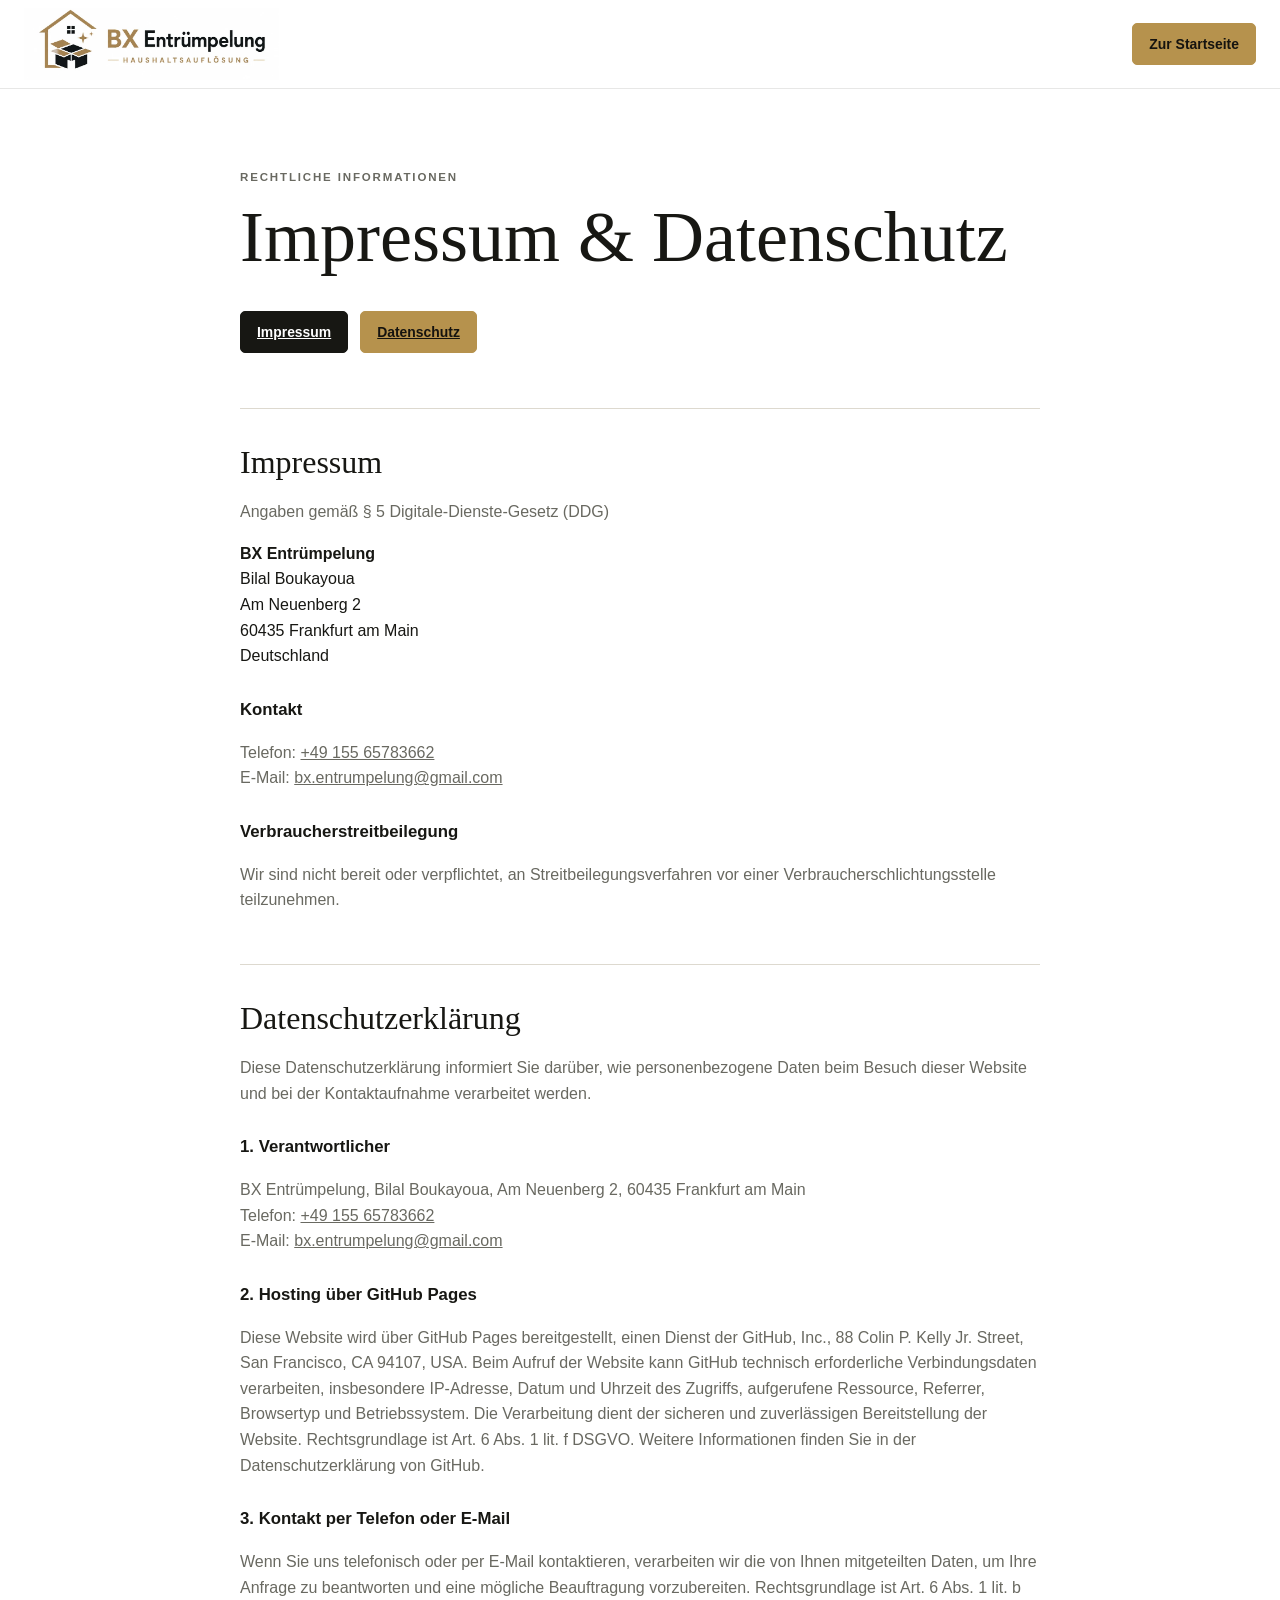
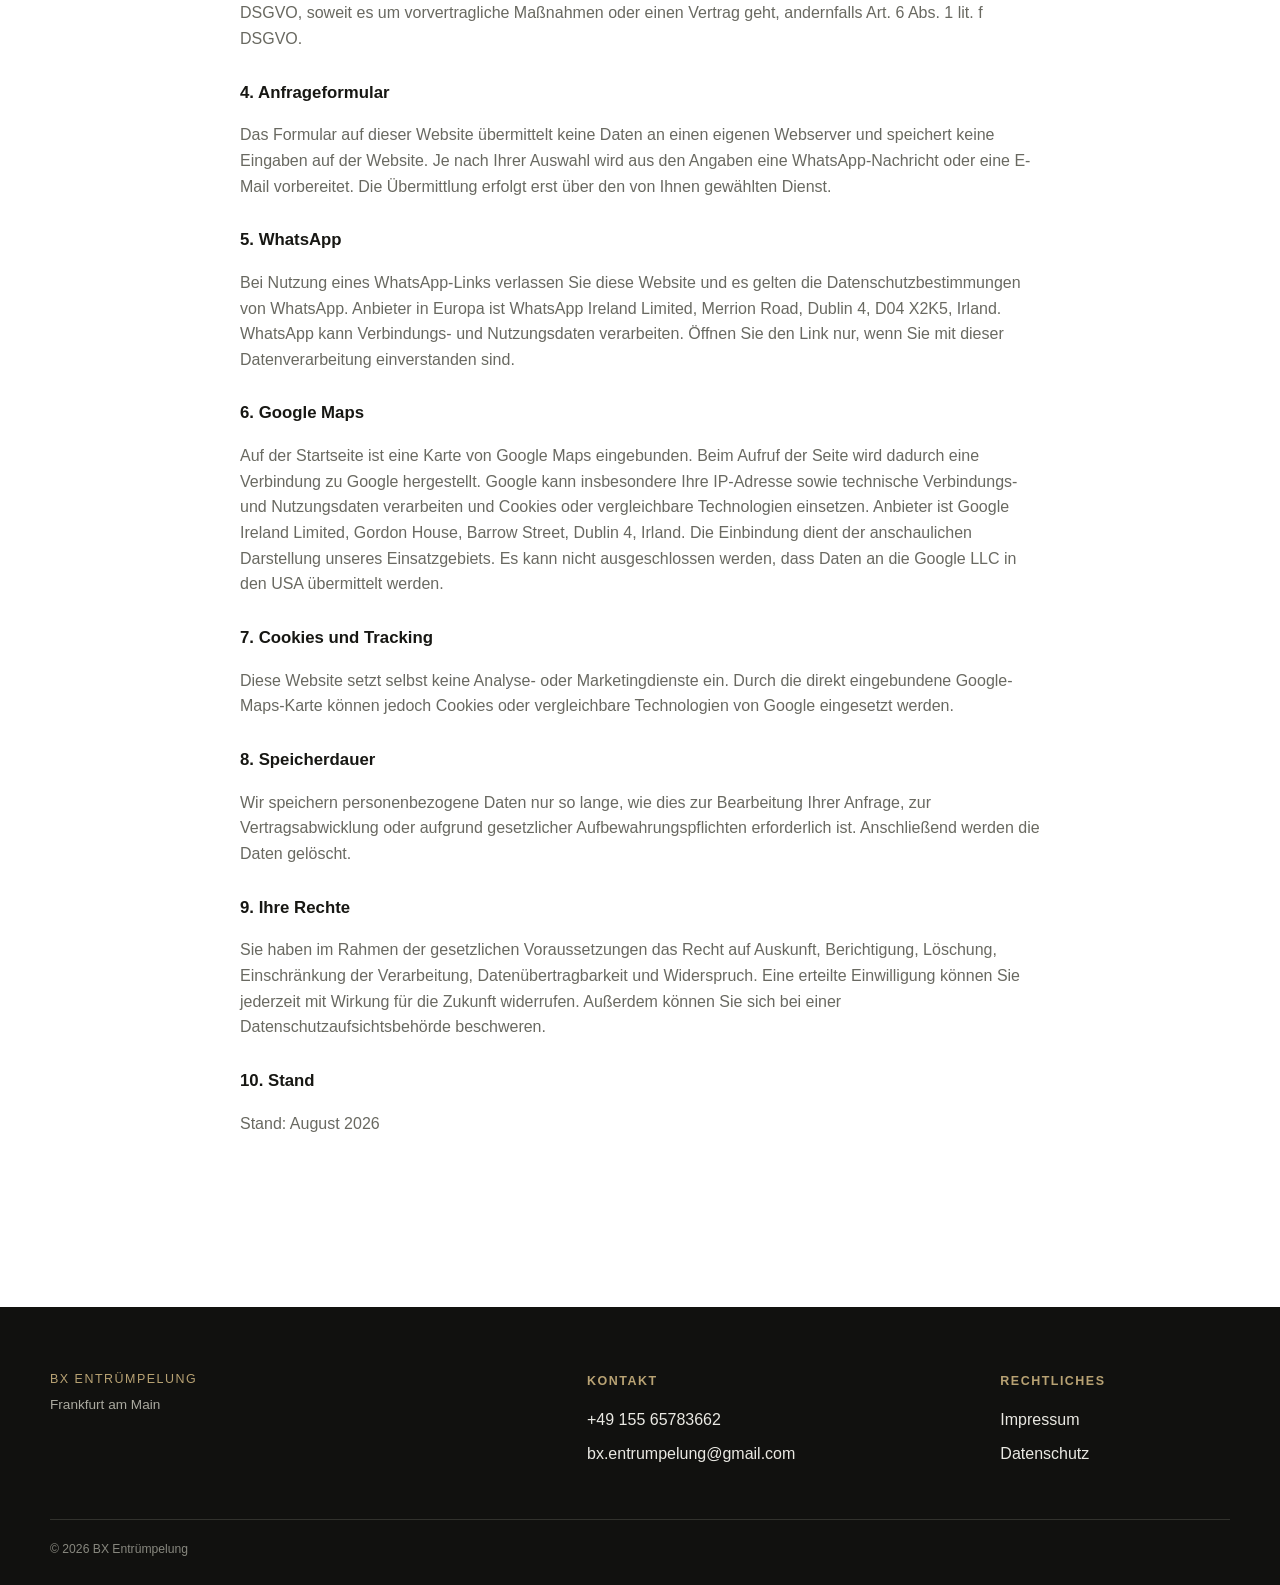
<file: rechtliches.html>
<!doctype html>
<html lang="de">
<head>
  <meta charset="utf-8"><meta name="viewport" content="width=device-width, initial-scale=1">
  <title>Impressum &amp; Datenschutz | BX Entrümpelung</title>
  <meta name="description" content="Impressum und Datenschutzerklärung von BX Entrümpelung, Frankfurt am Main.">
  <meta name="robots" content="noindex,follow"><link rel="stylesheet" href="styles.css"><script src="app.js" defer></script>
  <style>.legal-main{padding:80px 0 120px}.legal-nav{display:flex;gap:12px;flex-wrap:wrap;margin-bottom:55px}.legal-copy{max-width:800px}.legal-copy section{padding:35px 0;border-top:1px solid var(--line)}.legal-copy h1{font:500 clamp(2.6rem,6vw,4.5rem)/1.05 Georgia,serif;margin:0 0 35px}.legal-copy h2{font:500 2rem Georgia,serif;margin:0 0 18px}.legal-copy h3{font-size:1.05rem;margin:28px 0 8px}.legal-copy p,.legal-copy li{color:var(--muted)}.legal-copy a{text-decoration:underline}.legal-copy address{font-style:normal}</style>
</head>
<body id="top"><a class="skip-link" href="#main">Zum Inhalt springen</a>
  <header class="site-header"><div class="nav-shell shell"><a class="brand" href="index.html" aria-label="Zur Startseite"><img src="assets/images/logo-bx-entruempelung.webp" alt="BX Entrümpelung" width="190" height="64"><span class="brand-fallback" aria-hidden="true"><b>BX</b> ENTRÜMPELUNG</span></a><a class="button button-small" style="margin-left:auto" href="index.html">Zur Startseite</a></div></header>
  <main id="main" class="legal-main"><div class="shell legal-copy"><p class="eyebrow">Rechtliche Informationen</p><h1>Impressum &amp; Datenschutz</h1><nav class="legal-nav" aria-label="Seitennavigation"><a class="button button-small button-dark" href="#impressum">Impressum</a><a class="button button-small" href="#datenschutz">Datenschutz</a></nav>
    <section id="impressum"><h2>Impressum</h2><p>Angaben gemäß § 5 Digitale-Dienste-Gesetz (DDG)</p><address><strong>BX Entrümpelung</strong><br>Bilal Boukayoua<br>Am Neuenberg 2<br>60435 Frankfurt am Main<br>Deutschland</address><h3>Kontakt</h3><p>Telefon: <a href="tel:+4915565783662">+49 155 65783662</a><br>E-Mail: <a href="mailto:bx.entrumpelung@gmail.com">bx.entrumpelung@gmail.com</a></p><h3>Verbraucherstreitbeilegung</h3><p>Wir sind nicht bereit oder verpflichtet, an Streitbeilegungsverfahren vor einer Verbraucherschlichtungsstelle teilzunehmen.</p></section>
    <section id="datenschutz"><h2>Datenschutzerklärung</h2><p>Diese Datenschutzerklärung informiert Sie darüber, wie personenbezogene Daten beim Besuch dieser Website und bei der Kontaktaufnahme verarbeitet werden.</p>
      <h3>1. Verantwortlicher</h3><p>BX Entrümpelung, Bilal Boukayoua, Am Neuenberg 2, 60435 Frankfurt am Main<br>Telefon: <a href="tel:+4915565783662">+49 155 65783662</a><br>E-Mail: <a href="mailto:bx.entrumpelung@gmail.com">bx.entrumpelung@gmail.com</a></p>
      <h3>2. Hosting über GitHub Pages</h3><p>Diese Website wird über GitHub Pages bereitgestellt, einen Dienst der GitHub, Inc., 88 Colin P. Kelly Jr. Street, San Francisco, CA 94107, USA. Beim Aufruf der Website kann GitHub technisch erforderliche Verbindungsdaten verarbeiten, insbesondere IP-Adresse, Datum und Uhrzeit des Zugriffs, aufgerufene Ressource, Referrer, Browsertyp und Betriebssystem. Die Verarbeitung dient der sicheren und zuverlässigen Bereitstellung der Website. Rechtsgrundlage ist Art. 6 Abs. 1 lit. f DSGVO. Weitere Informationen finden Sie in der Datenschutzerklärung von GitHub.</p>
      <h3>3. Kontakt per Telefon oder E-Mail</h3><p>Wenn Sie uns telefonisch oder per E-Mail kontaktieren, verarbeiten wir die von Ihnen mitgeteilten Daten, um Ihre Anfrage zu beantworten und eine mögliche Beauftragung vorzubereiten. Rechtsgrundlage ist Art. 6 Abs. 1 lit. b DSGVO, soweit es um vorvertragliche Maßnahmen oder einen Vertrag geht, andernfalls Art. 6 Abs. 1 lit. f DSGVO.</p>
      <h3>4. Anfrageformular</h3><p>Das Formular auf dieser Website übermittelt keine Daten an einen eigenen Webserver und speichert keine Eingaben auf der Website. Je nach Ihrer Auswahl wird aus den Angaben eine WhatsApp-Nachricht oder eine E-Mail vorbereitet. Die Übermittlung erfolgt erst über den von Ihnen gewählten Dienst.</p>
      <h3>5. WhatsApp</h3><p>Bei Nutzung eines WhatsApp-Links verlassen Sie diese Website und es gelten die Datenschutzbestimmungen von WhatsApp. Anbieter in Europa ist WhatsApp Ireland Limited, Merrion Road, Dublin 4, D04 X2K5, Irland. WhatsApp kann Verbindungs- und Nutzungsdaten verarbeiten. Öffnen Sie den Link nur, wenn Sie mit dieser Datenverarbeitung einverstanden sind.</p>
      <h3>6. Google Maps</h3><p>Auf der Startseite ist eine Karte von Google Maps eingebunden. Beim Aufruf der Seite wird dadurch eine Verbindung zu Google hergestellt. Google kann insbesondere Ihre IP-Adresse sowie technische Verbindungs- und Nutzungsdaten verarbeiten und Cookies oder vergleichbare Technologien einsetzen. Anbieter ist Google Ireland Limited, Gordon House, Barrow Street, Dublin 4, Irland. Die Einbindung dient der anschaulichen Darstellung unseres Einsatzgebiets. Es kann nicht ausgeschlossen werden, dass Daten an die Google LLC in den USA übermittelt werden.</p>
      <h3>7. Cookies und Tracking</h3><p>Diese Website setzt selbst keine Analyse- oder Marketingdienste ein. Durch die direkt eingebundene Google-Maps-Karte können jedoch Cookies oder vergleichbare Technologien von Google eingesetzt werden.</p>
      <h3>8. Speicherdauer</h3><p>Wir speichern personenbezogene Daten nur so lange, wie dies zur Bearbeitung Ihrer Anfrage, zur Vertragsabwicklung oder aufgrund gesetzlicher Aufbewahrungspflichten erforderlich ist. Anschließend werden die Daten gelöscht.</p>
      <h3>9. Ihre Rechte</h3><p>Sie haben im Rahmen der gesetzlichen Voraussetzungen das Recht auf Auskunft, Berichtigung, Löschung, Einschränkung der Verarbeitung, Datenübertragbarkeit und Widerspruch. Eine erteilte Einwilligung können Sie jederzeit mit Wirkung für die Zukunft widerrufen. Außerdem können Sie sich bei einer Datenschutzaufsichtsbehörde beschweren.</p>
      <h3>10. Stand</h3><p>Stand: August 2026</p>
    </section></div></main>
  <footer><div class="shell footer-grid footer-grid-simple"><div class="footer-identity"><b>BX Entrümpelung</b><span>Frankfurt am Main</span></div><div><b>Kontakt</b><a href="tel:+4915565783662">+49 155 65783662</a><a href="mailto:bx.entrumpelung@gmail.com">bx.entrumpelung@gmail.com</a></div><div><b>Rechtliches</b><a href="#impressum">Impressum</a><a href="#datenschutz">Datenschutz</a></div></div><div class="shell copyright">© <span id="year"></span> BX Entrümpelung</div></footer>
</body></html>
</file>
<file: styles.css>
:root{--ink:#171713;--muted:#696961;--paper:#fff;--soft:#f4f2ed;--gold:#b6924d;--line:#ddd9cf;--green:#166b47;--shell:1180px;--radius:18px;--shadow:0 18px 45px rgba(18,18,14,.09)}*{box-sizing:border-box}html{scroll-behavior:smooth;scroll-padding-top:110px}body{margin:0;color:var(--ink);background:var(--paper);font-family:Inter,ui-sans-serif,-apple-system,BlinkMacSystemFont,"Segoe UI",sans-serif;line-height:1.6;-webkit-font-smoothing:antialiased}body.menu-open{overflow:hidden}a{color:inherit;text-decoration:none}img{display:block;max-width:100%}button,input,select,textarea{font:inherit}.shell{width:min(var(--shell),calc(100% - 48px));margin-inline:auto}.skip-link{position:fixed;z-index:1000;top:8px;left:8px;padding:10px 14px;background:#fff;transform:translateY(-150%)}.skip-link:focus{transform:none}.sr-only{position:absolute;width:1px;height:1px;padding:0;margin:-1px;overflow:hidden;clip:rect(0,0,0,0);white-space:nowrap;border:0}.site-header{position:sticky;z-index:50;top:0;background:rgba(255,255,255,.96);box-shadow:0 1px 0 rgba(20,20,16,.1);backdrop-filter:blur(14px)}.contact-strip{background:var(--ink);color:#eee;font-size:.78rem}.contact-strip .shell{height:30px;display:flex;justify-content:flex-end;gap:25px;align-items:center}.contact-strip a:hover{color:#d4b46e}.nav-shell{height:78px;display:flex;align-items:center;gap:28px}.brand{position:relative;display:flex;width:190px;height:60px;align-items:center;flex:none}.brand img{width:100%;height:100%;object-fit:contain}.brand-fallback{position:absolute;inset:0;display:none;align-items:center;gap:7px;font-size:.73rem;font-weight:700;letter-spacing:.08em}.brand-fallback b{font-family:Georgia,serif;font-size:2rem;color:var(--gold)}.brand.image-missing img{display:none}.brand.image-missing .brand-fallback{display:flex}nav{display:flex;gap:22px;margin-left:auto;align-items:center}nav a{font-size:.89rem;font-weight:600}nav a:hover{color:#8b6b2f}.button{display:inline-flex;min-height:50px;align-items:center;justify-content:center;border:1px solid var(--gold);border-radius:5px;padding:12px 21px;background:var(--gold);color:#15130f;font-weight:750;cursor:pointer;transition:transform .2s,box-shadow .2s,background .2s}.button:hover{transform:translateY(-2px);box-shadow:0 10px 24px rgba(0,0,0,.15)}.button:focus-visible,a:focus-visible,summary:focus-visible,input:focus-visible,select:focus-visible,textarea:focus-visible{outline:3px solid #cfaa5b;outline-offset:3px}.button-small{min-height:42px;padding:9px 16px;font-size:.87rem}.button-whatsapp{border-color:var(--green);background:var(--green);color:#fff}.button-ghost{background:transparent;color:#fff;border-color:rgba(255,255,255,.6)}.button-dark{background:var(--ink);border-color:var(--ink);color:#fff}.menu-toggle{display:none;background:none;border:0;width:44px;height:44px;padding:10px}.menu-toggle span:not(.sr-only){display:block;height:2px;background:var(--ink);margin:5px 0}.hero{position:relative;min-height:700px;display:flex;align-items:center;overflow:hidden;color:#fff;background:#28271f}.hero-media{position:absolute;inset:0;background-image:linear-gradient(120deg,#39372d,#77705e);background-image:url("assets/images/hero.webp"),linear-gradient(120deg,#39372d,#77705e);background-size:cover;background-position:center}.hero-shade{position:absolute;inset:0;background:linear-gradient(90deg,rgba(10,10,8,.88) 0%,rgba(10,10,8,.68) 49%,rgba(10,10,8,.2) 100%)}.hero-inner{position:relative;padding-block:100px;z-index:1}.eyebrow{text-transform:uppercase;letter-spacing:.16em;font-size:.72rem;font-weight:800;color:var(--gold);margin:0 0 14px}.hero h1{font-family:Georgia,"Times New Roman",serif;font-weight:500;line-height:1.04;font-size:clamp(2.8rem,5.2vw,5.15rem);max-width:900px;margin:0 0 24px;letter-spacing:-.035em}.hero-copy{max-width:700px;font-size:clamp(1rem,1.5vw,1.18rem);color:#efeee9;margin:0 0 10px}.quiet-note{margin:0 0 30px;color:#d4d1c8}.hero-actions{display:flex;gap:12px;flex-wrap:wrap}.hero-trust{display:flex;gap:28px;flex-wrap:wrap;list-style:none;margin:34px 0 0;padding:0;font-size:.88rem}.hero-trust li:before{content:"✓";color:#d9b96c;margin-right:8px}.trust-bar{border-bottom:1px solid var(--line)}.trust-grid{display:grid;grid-template-columns:repeat(4,1fr);padding-block:25px}.trust-grid div{padding:0 22px;border-right:1px solid var(--line)}.trust-grid div:first-child{padding-left:0}.trust-grid div:last-child{border:0}.trust-grid b,.trust-grid span{display:block}.trust-grid b{font-size:.9rem}.trust-grid span{font-size:.78rem;color:var(--muted)}.section{padding:110px 0;overflow:hidden}.section-head{max-width:740px}.section-head h2{font-family:Georgia,"Times New Roman",serif;font-size:clamp(2.2rem,4vw,3.85rem);font-weight:500;line-height:1.08;letter-spacing:-.025em;margin:0 0 20px}.section-head>p:last-child{color:var(--muted);font-size:1.05rem}.marquee{display:flex;width:100%;overflow:hidden;margin-top:48px}.marquee-track{display:flex;gap:20px;width:max-content;animation:scroll 48s linear infinite;will-change:transform}.marquee:hover .marquee-track{animation-play-state:paused}.service-card{width:340px;min-height:260px;padding:30px;border:1px solid #d7d0c2;border-radius:var(--radius);background:rgba(255,255,255,.97);box-shadow:0 10px 30px rgba(24,22,16,.06)}.service-card>span{font-family:Georgia,serif;color:var(--gold);font-size:1.25rem}.service-card h3{font-family:Georgia,serif;font-size:1.45rem;margin:45px 0 10px}.service-card p{margin:0;color:var(--muted);font-size:.93rem}.section-dark{background:var(--ink);color:#fff}.process-layout{display:grid;grid-template-columns:minmax(0,1.55fr) minmax(300px,.7fr);gap:90px}.steps{list-style:none;margin:50px 0 0;padding:0}.steps li{display:grid;grid-template-columns:65px 1fr;gap:20px;padding:27px 0;border-top:1px solid #393932}.steps li>span{color:var(--gold);font-family:Georgia,serif;font-size:1.15rem}.steps h3{font-family:Georgia,serif;font-size:1.45rem;margin:0 0 6px}.steps p{color:#bdbdb5;margin:0;max-width:650px}.info-card{align-self:center;background:#f2efe7;color:var(--ink);border-radius:var(--radius);padding:38px;box-shadow:var(--shadow)}.info-card h3{font-family:Georgia,serif;font-size:1.8rem;line-height:1.15;margin:0 0 22px}.info-card ul{columns:2;list-style:none;padding:0;margin:0 0 25px}.info-card li{margin:8px 0;font-size:.9rem}.info-card li:before{content:"—";color:var(--gold);margin-right:7px}.text-link{font-weight:750;border-bottom:1px solid var(--gold)}.gallery-section{background:#ebe7de}.gallery-row{margin-top:55px}.gallery-row h3{font:500 1.6rem Georgia,serif}.gallery-marquee{margin-top:18px}.gallery-track{animation-duration:55s}.gallery-marquee.reverse .gallery-track{animation-direction:reverse}.gallery-track figure{width:420px;aspect-ratio:16/10;margin:0;border-radius:16px;background:linear-gradient(135deg,#b4afa5,#ddd8cd);box-shadow:var(--shadow);overflow:hidden;position:relative}.gallery-track figure:after{content:"BX";position:absolute;inset:0;display:grid;place-items:center;color:rgba(255,255,255,.55);font:3rem Georgia,serif;pointer-events:none}.gallery-track figure.loaded:after{display:none}.gallery-track img{width:100%;height:100%;object-fit:cover}.area-layout{display:grid;grid-template-columns:1fr 1fr;gap:80px;align-items:center}.city-list{display:flex;flex-wrap:wrap;gap:9px;list-style:none;padding:0;margin:30px 0 0}.city-list li{padding:8px 12px;border:1px solid var(--line);border-radius:30px;font-size:.82rem}.map-consent{min-height:470px;border-radius:var(--radius);background:#dedbd1;overflow:hidden;display:grid;place-items:center;text-align:center}.map-consent>div{max-width:380px;padding:30px}.map-consent h3{font:500 1.7rem Georgia,serif;margin:8px}.map-consent p{color:var(--muted);font-size:.9rem}.map-consent a{display:block;text-decoration:underline;margin-top:17px;font-size:.8rem}.map-mark{font-size:3rem;color:var(--gold)}.map-consent iframe{width:100%;height:470px;border:0}.section-soft{background:var(--soft)}.faq-layout{display:grid;grid-template-columns:.65fr 1fr;gap:100px}.faq-list details{border-top:1px solid #cbc7bc}.faq-list details:last-child{border-bottom:1px solid #cbc7bc}.faq-list summary{cursor:pointer;list-style:none;font-weight:700;padding:22px 45px 22px 0;position:relative}.faq-list summary::-webkit-details-marker{display:none}.faq-list summary:after{content:"+";position:absolute;right:5px;font-size:1.5rem;font-weight:400}.faq-list details[open] summary:after{content:"−"}.faq-list details p{margin:0 45px 22px 0;color:var(--muted)}.request-section{background:#ded8ca}.request-layout{display:grid;grid-template-columns:.7fr 1.3fr;gap:80px}.direct-contact{margin-top:35px}.direct-contact a{display:block;font-weight:750;margin:8px 0}.request-form{background:#fff;padding:38px;border-radius:var(--radius);box-shadow:var(--shadow)}.form-grid{display:grid;grid-template-columns:1fr 1fr;gap:18px}.form-grid label{font-size:.82rem;font-weight:750}.form-grid .full{grid-column:1/-1}.form-grid input,.form-grid select,.form-grid textarea{display:block;width:100%;margin-top:7px;border:1px solid #cac6bd;border-radius:5px;background:#fff;padding:12px;color:var(--ink)}.form-grid textarea{resize:vertical}.form-note{font-size:.75rem;color:var(--muted)}.form-actions{display:flex;gap:10px;flex-wrap:wrap}.form-actions .button{flex:1}footer{background:#11110f;color:#eae9e3;padding:65px 0 25px}.footer-grid{display:grid;grid-template-columns:1.4fr 1fr .6fr;gap:60px}.footer-grid>div b,.footer-grid>div a{display:block;margin-bottom:8px}.footer-grid>div b{color:#b8a273;font-size:.78rem;text-transform:uppercase;letter-spacing:.12em;margin-bottom:15px}.footer-brand .brand-fallback b{color:#d2ae63}.copyright{margin-top:45px;border-top:1px solid #32322d;padding-top:20px;color:#88887f;font-size:.76rem}.mobile-actions{display:none}.reveal{opacity:0;transform:translateY(20px);transition:opacity .7s ease,transform .7s ease}.reveal.visible{opacity:1;transform:none}@keyframes scroll{to{transform:translateX(calc(-50% - 10px))}}
@media(max-width:980px){nav{position:fixed;inset:108px 0 0;background:#fff;display:flex;flex-direction:column;align-items:flex-start;padding:35px 24px;gap:0;transform:translateX(100%);transition:transform .3s}nav.open{transform:none}nav a{width:100%;font:500 1.45rem Georgia,serif;padding:15px 0;border-bottom:1px solid var(--line)}.menu-toggle{display:block;margin-left:auto}.desktop-cta{display:none}.process-layout,.area-layout,.faq-layout,.request-layout{grid-template-columns:1fr;gap:55px}.info-card{max-width:600px}.faq-layout{gap:20px}.trust-grid{grid-template-columns:1fr 1fr;row-gap:24px}.trust-grid div:nth-child(2){border-right:0}.request-layout .section-head{max-width:620px}}
@media(max-width:640px){.shell{width:min(100% - 32px,var(--shell))}.contact-strip{display:none}.nav-shell{height:74px}.brand{width:158px;height:52px}nav{inset:74px 0 0}.hero{min-height:650px}.hero-inner{padding-block:75px}.hero h1{font-size:clamp(2.35rem,12vw,3.4rem)}.hero-shade{background:rgba(10,10,8,.72)}.hero-actions .button{width:100%}.hero-trust{display:grid;gap:8px}.trust-grid{grid-template-columns:1fr;padding-block:12px}.trust-grid div{border-right:0;border-bottom:1px solid var(--line);padding:13px 0}.trust-grid div:last-child{border:0}.section{padding:78px 0}.service-card{width:286px;min-height:245px;padding:24px}.service-card h3{margin-top:34px}.process-layout{gap:38px}.steps li{grid-template-columns:48px 1fr}.info-card{padding:28px}.info-card ul{columns:1}.gallery-track figure{width:290px}.gallery-row{margin-top:38px}.map-consent,.map-consent iframe{min-height:390px;height:390px}.request-form{padding:22px}.form-grid{grid-template-columns:1fr}.form-actions{flex-direction:column}.footer-grid{grid-template-columns:1fr;gap:35px}.mobile-actions{display:grid;position:fixed;z-index:45;bottom:0;left:0;right:0;grid-template-columns:1fr 1fr;padding:8px 12px calc(8px + env(safe-area-inset-bottom));background:rgba(17,17,15,.96);gap:8px}.mobile-actions a{display:grid;place-items:center;min-height:45px;border:1px solid #777265;border-radius:5px;color:#fff;font-weight:750}.mobile-actions a:last-child{background:var(--green);border-color:var(--green)}body{padding-bottom:calc(61px + env(safe-area-inset-bottom))}}
@media(prefers-reduced-motion:reduce){html{scroll-behavior:auto}.marquee-track{animation:none}.reveal{opacity:1;transform:none;transition:none}.button,nav{transition:none}}
body{overflow-x:hidden}
@media(max-width:980px){nav{display:none;transform:none}nav.open{display:flex;transform:none}}
@media(max-width:640px){.hero h1{font-size:clamp(2.2rem,11vw,3.15rem);hyphens:auto;overflow-wrap:break-word}}
.footer-brand img{display:none}.footer-brand .brand-fallback{display:flex}
.nav-shell{height:88px}.brand{width:255px;height:72px;overflow:hidden;justify-content:center}.brand img{position:absolute;top:50%;left:0;width:100%;height:auto;max-width:none;object-fit:contain;transform:translateY(-50%)}
.section>.shell,.gallery-row>.shell{width:calc(100% - 96px);max-width:1440px;margin-left:48px;margin-right:auto}.section-head{text-align:left}.service-card{width:360px;min-height:365px;padding:0;overflow:hidden}.service-card summary{position:relative;display:block;cursor:pointer;list-style:none}.service-card summary::-webkit-details-marker{display:none}.service-card summary>img{width:100%;height:220px;object-fit:cover}.service-title{display:flex;min-height:143px;align-items:center;justify-content:space-between;gap:20px;padding:24px 26px}.service-card summary h3{margin:0}.service-title i{display:grid;width:34px;height:34px;flex:none;place-items:center;border:1px solid var(--gold);border-radius:50%;color:#8b6b2f;font:normal 1.25rem/1 Georgia,serif;transition:transform .2s}.service-card[open] .service-title{min-height:auto;padding-bottom:16px}.service-card[open] .service-title i{transform:rotate(45deg)}.service-card>p{padding:0 26px 26px}.services-marquee:has(.service-card[open]) .marquee-track{animation-play-state:paused}
.info-card{position:relative;overflow:hidden;background:linear-gradient(145deg,#f7f4ec,#e8e0cf);border:1px solid rgba(182,146,77,.45);box-shadow:0 24px 60px rgba(0,0,0,.22)}.info-card:after{content:"";position:absolute;right:-55px;bottom:-70px;width:190px;height:190px;border:1px solid rgba(182,146,77,.25);border-radius:50%}.info-card-mark{display:grid;width:50px;height:50px;place-items:center;margin-bottom:28px;border-radius:50%;background:var(--ink);color:var(--gold);font:700 1rem Georgia,serif;letter-spacing:.08em}.info-card>p{color:var(--muted);margin:-8px 0 22px}.info-card ul{columns:1}.info-card li{padding:7px 0;border-bottom:1px solid rgba(23,23,19,.1)}
.gallery-track{animation-duration:50s}
.region-note{display:flex;flex-direction:column;gap:5px;margin-top:30px;padding:18px 20px;border-left:3px solid var(--gold);background:var(--soft)}.region-note strong{font-size:.85rem}.region-note span{color:var(--muted);font-size:.9rem}.map-frame{height:470px;border-radius:var(--radius);overflow:hidden;box-shadow:var(--shadow);background:#dedbd1}.map-frame iframe{width:100%;height:100%;border:0}
.footer-brand{width:300px;height:92px;border-radius:8px;background:#fff}.footer-brand img{display:block}.footer-brand .brand-fallback{display:none}
@media(max-width:980px){nav{inset:88px 0 0}.brand{width:230px;height:68px}}
@media(max-width:640px){.nav-shell{height:74px}.brand{width:205px;height:58px}.service-card summary{min-height:220px;padding:24px}.service-card summary h3{margin:0}.service-card>p{padding:0 24px 24px}.map-frame{height:390px}.footer-brand{width:260px;height:82px}}
.nav-shell.shell{width:calc(100% - 48px);max-width:none;margin-inline:24px}.brand{margin-right:18px}.button-icon{width:22px;height:22px;flex:none;margin-right:9px}.mobile-actions .button-icon{width:19px;height:19px;margin-right:7px}.mobile-actions a{display:flex!important;align-items:center;justify-content:center}.footer-grid-simple{grid-template-columns:1.35fr 1fr .65fr}.footer-identity>b{display:block;color:#d1b066;font:500 1.35rem Georgia,serif;letter-spacing:.01em;margin-bottom:5px!important}.footer-identity span{color:#aaa99f;font-size:.85rem}.gallery-section,.section-soft,.request-section{background:#f5f4f0}.info-card{background:#f5f4f0}.service-card{box-shadow:0 10px 28px rgba(23,23,19,.07)}
@media(max-width:980px){.nav-shell.shell{width:calc(100% - 32px);margin-inline:16px}.footer-grid-simple{grid-template-columns:1fr 1fr}}
@media(max-width:640px){.footer-grid-simple{grid-template-columns:1fr}.brand{margin-right:0}}
@media(max-width:640px){.section>.shell,.gallery-row>.shell{width:calc(100% - 32px);margin-left:16px}.service-card{width:286px;min-height:330px}.service-card summary{min-height:0;padding:0}.service-card summary>img{height:175px}.service-title{min-height:153px;padding:20px}.service-card>p{padding:0 20px 22px}}
.desktop-cta{border-color:#c8ab70;background:#f7f4ec;color:#171713;box-shadow:0 3px 12px rgba(23,23,19,.06)}.desktop-cta:hover{background:#eee6d6;box-shadow:0 7px 18px rgba(23,23,19,.1)}
body{font-family:"Helvetica Neue",Helvetica,Arial,sans-serif}.hero h1,.section-head h2,.service-card h3,.steps h3,.info-card h3,.gallery-row h3,.map-consent h3,.brand-fallback b,.steps li>span,.footer-identity>b{font-family:"Helvetica Neue",Helvetica,Arial,sans-serif}.hero h1{font-weight:700;letter-spacing:-.055em;line-height:.96}.section-head h2{font-weight:650;letter-spacing:-.045em;line-height:1}.service-card h3,.steps h3,.info-card h3{font-weight:700;letter-spacing:-.025em}.gallery-row h3,.map-consent h3{font-weight:650;letter-spacing:-.025em}.service-title i,.gallery-track figure:after,.info-card-mark{font-family:"Helvetica Neue",Helvetica,Arial,sans-serif}nav a,.button,.faq-list summary,.form-grid label{font-family:"Helvetica Neue",Helvetica,Arial,sans-serif}@media(max-width:980px){nav a{font-family:"Helvetica Neue",Helvetica,Arial,sans-serif;font-weight:650}}
.quality-section{background:#f5f4f0}.quality-layout{display:grid;grid-template-columns:minmax(0,.9fr) minmax(520px,1.1fr);gap:90px;align-items:center}.quality-section .section-head>p:last-of-type{margin-bottom:30px}.quality-grid{display:grid;grid-template-columns:1fr 1fr;border-top:1px solid var(--line);border-left:1px solid var(--line);background:#fff;box-shadow:var(--shadow)}.quality-grid article{min-height:230px;padding:30px;border-right:1px solid var(--line);border-bottom:1px solid var(--line)}.quality-grid span{display:block;margin-bottom:42px;color:#8b6b2f;font-size:.78rem;font-weight:800;letter-spacing:.14em}.quality-grid h3{margin:0 0 10px;font-size:1.15rem;letter-spacing:-.02em}.quality-grid p{margin:0;color:var(--muted);font-size:.9rem}@media(max-width:980px){.quality-layout{grid-template-columns:1fr;gap:45px}.quality-grid{max-width:760px}}@media(max-width:640px){.quality-grid{grid-template-columns:1fr}.quality-grid article{min-height:0}.quality-grid span{margin-bottom:22px}}
</file>
